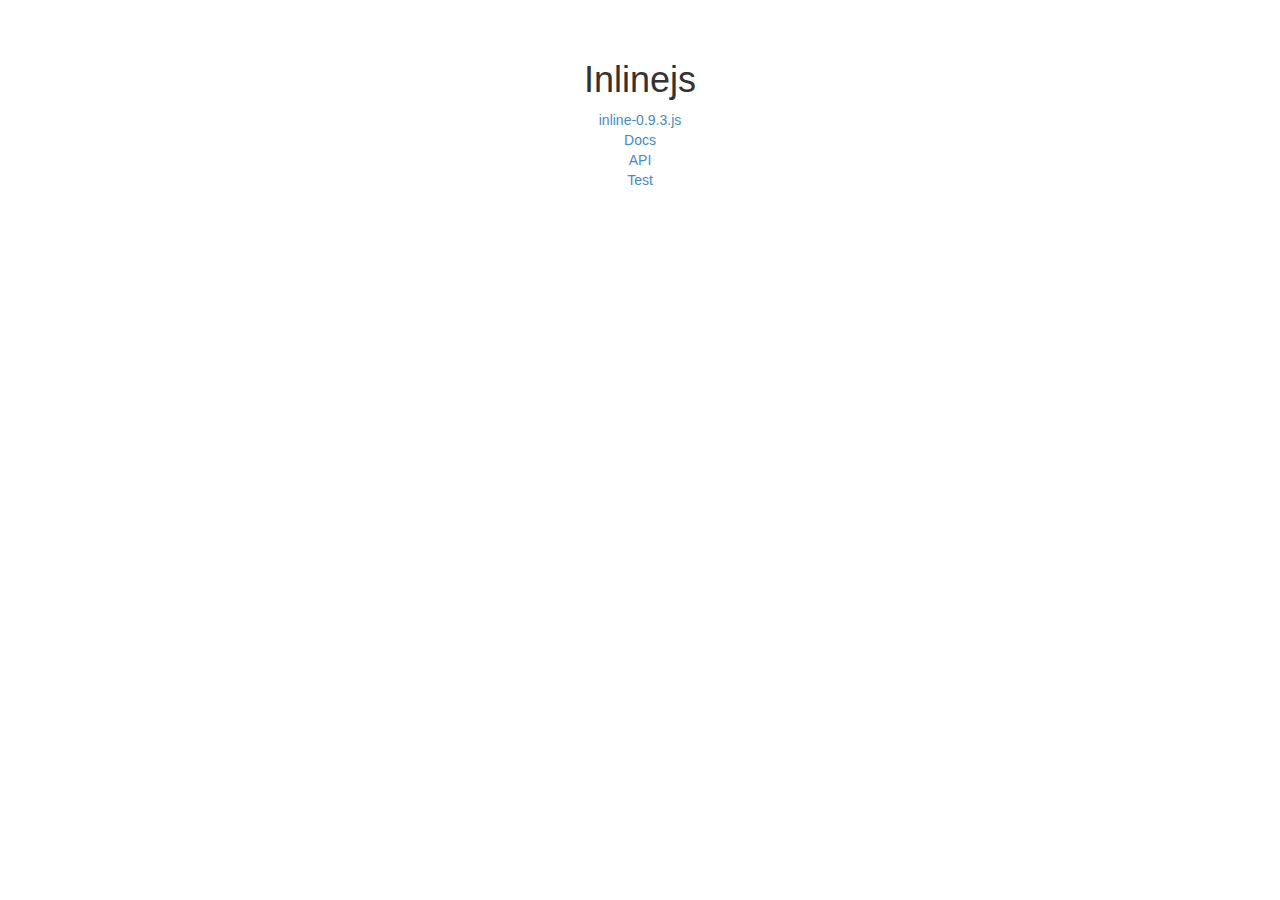
<file: index.html>
<!DOCTYPE html>
<html>
<head>
    <meta http-equiv="content-type" content="text/html; charset=utf-8" />
    <title>Inlinjs</title>
    <link rel="stylesheet" type="text/css" href="css/bootstrap.css"/>
</head>
<body>

<style>
    ul { list-style: none; padding: 0; margin: 0; }
</style>

    <br>
    <br>
    <center>
        <h1>Inlinejs</h1>
        <ul>
            <li>
                <a href="js/inline-0.9.3.js">inline-0.9.3.js</a>
            </li>
            <li>
                <a href="docs.html">Docs</a>
            </li>
            <li>
                <a href="api.html">API</a>
            </li>
            <li>
                <a href="test.html">Test</a>
            </li>
        </ul>
    </center>
</body>
</html>
</file>
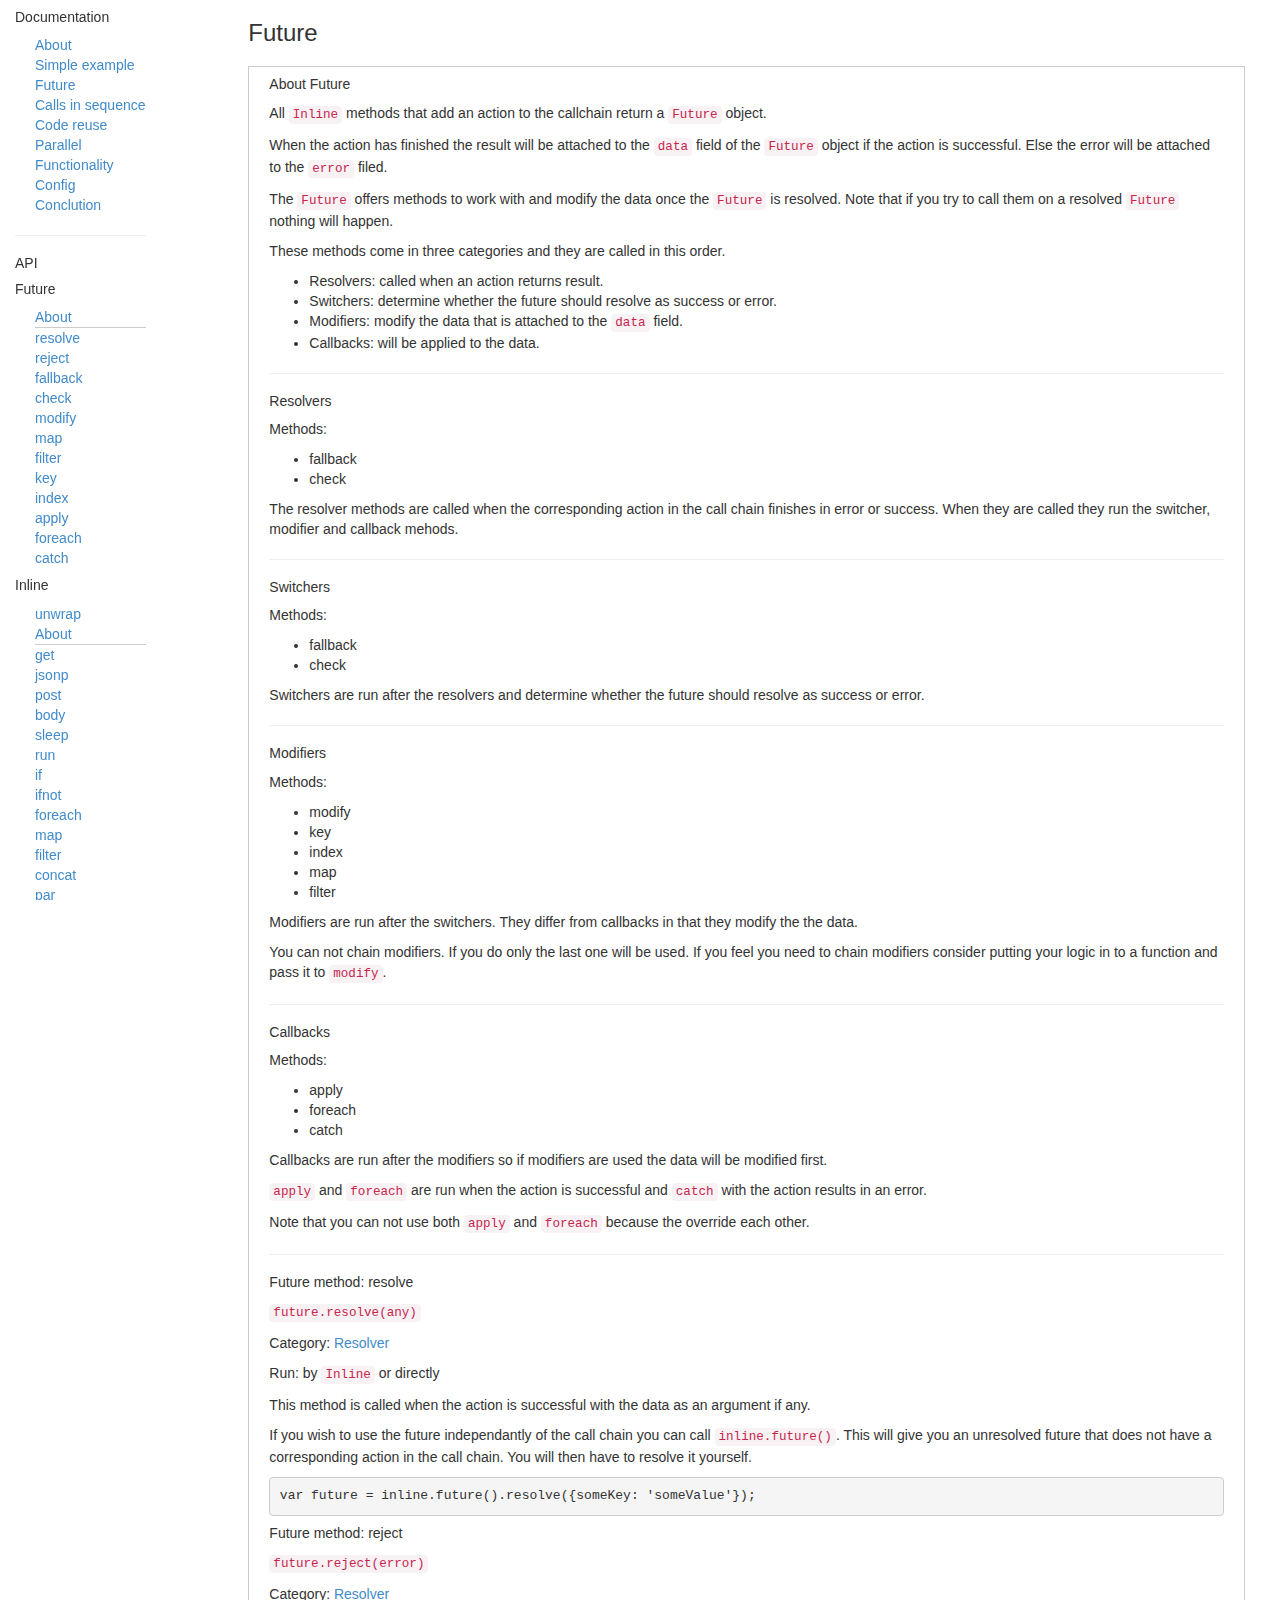
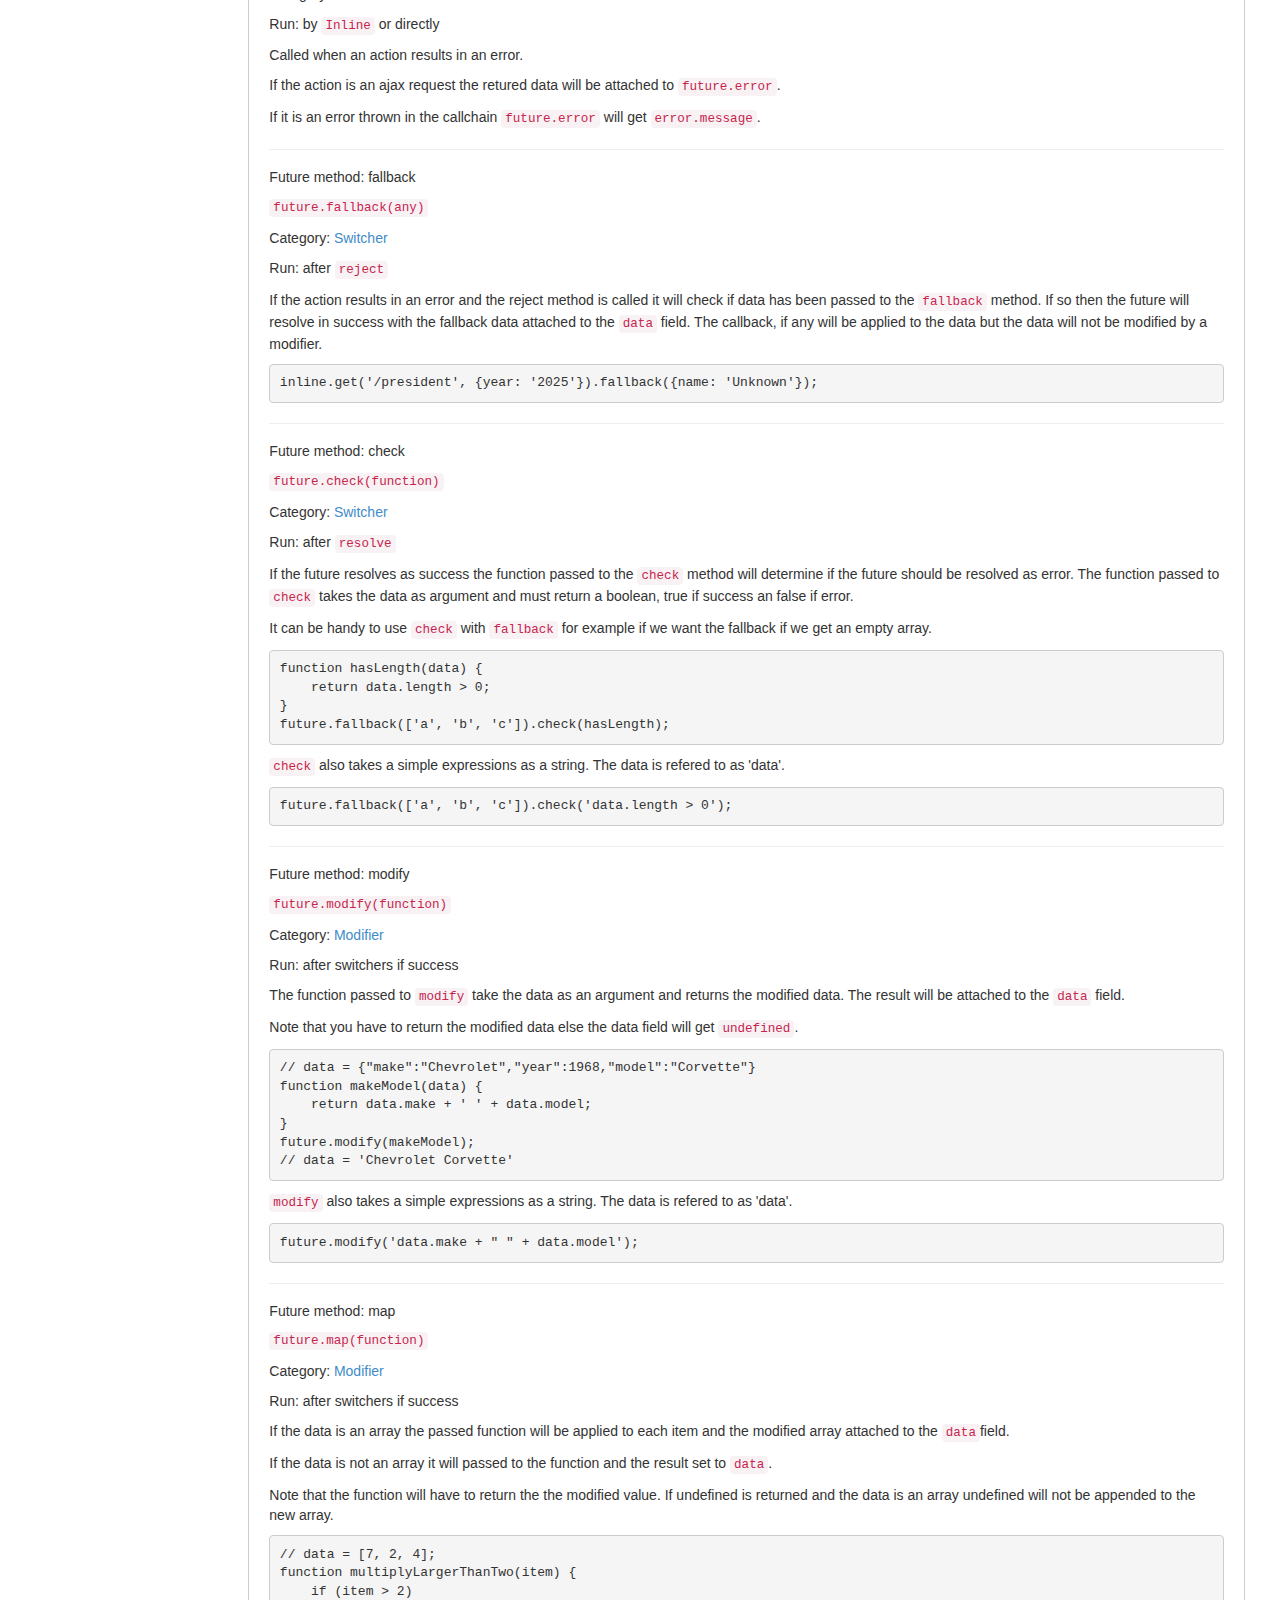
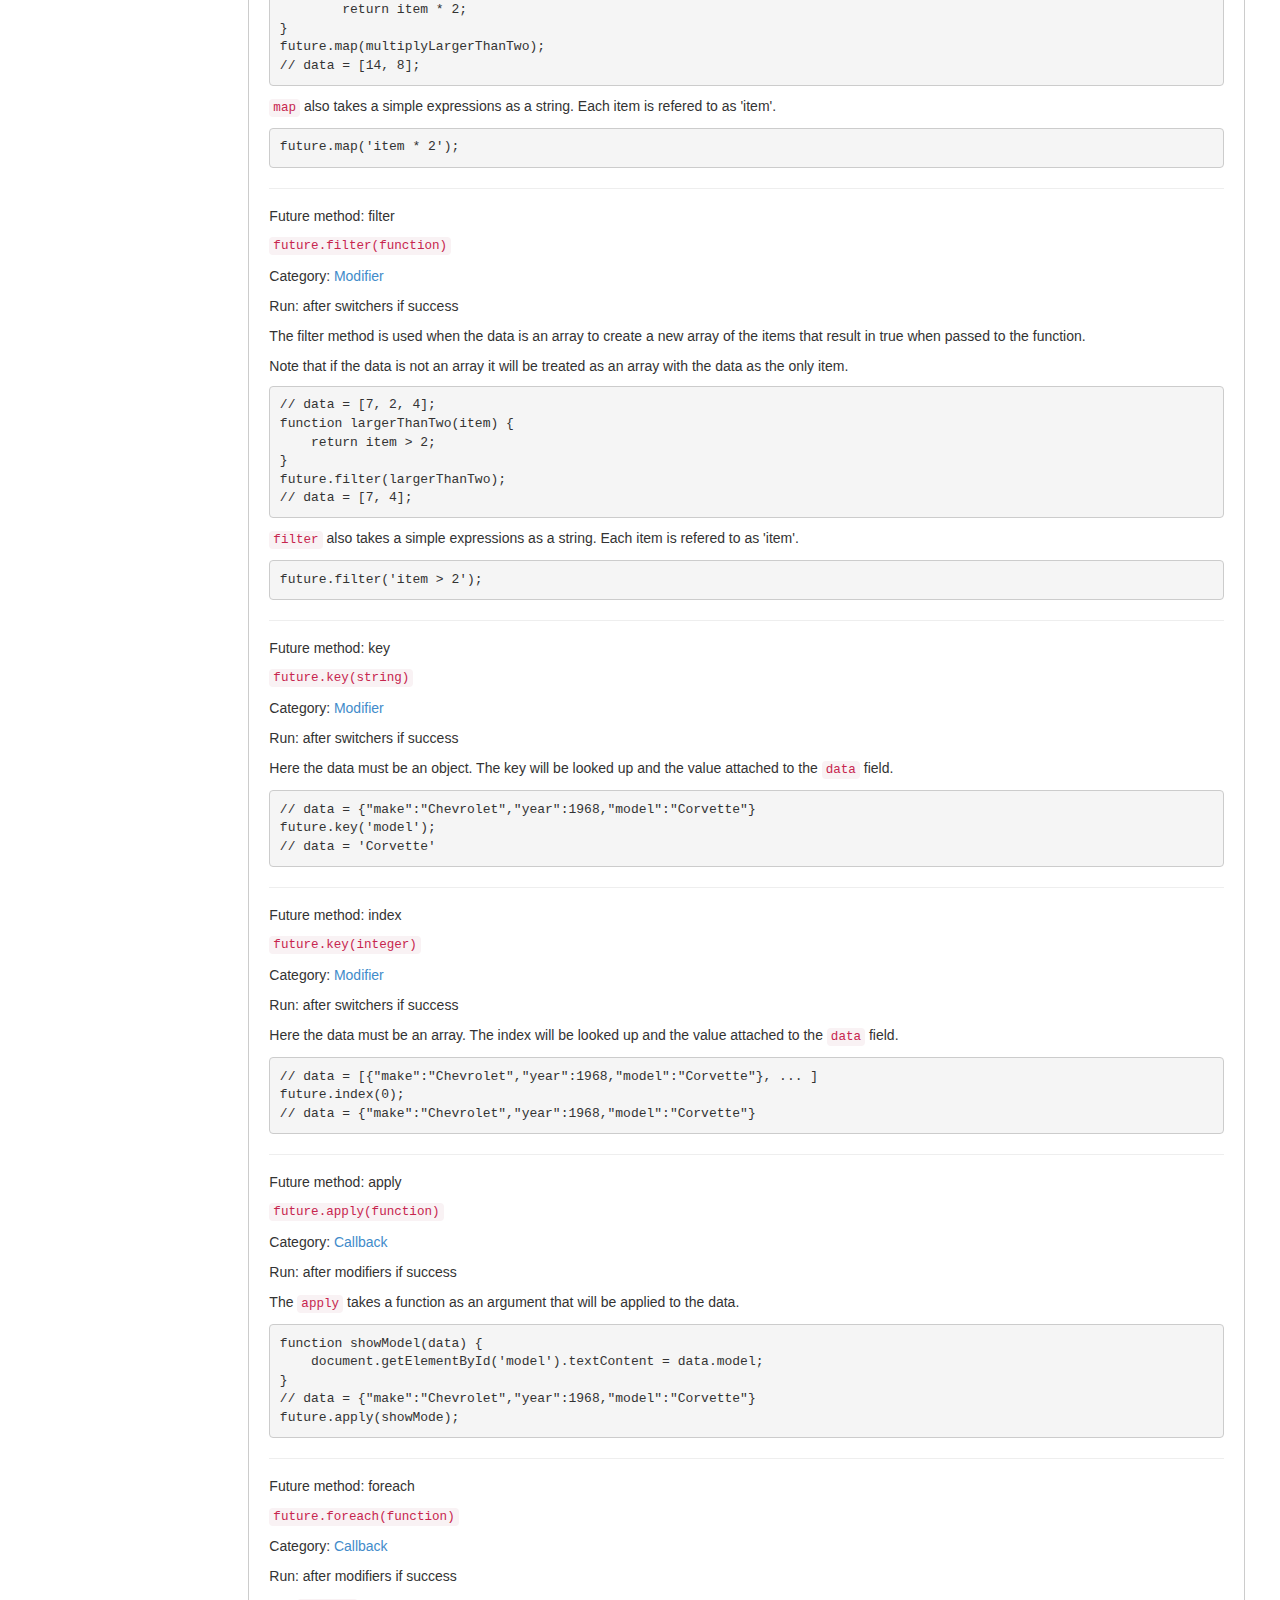
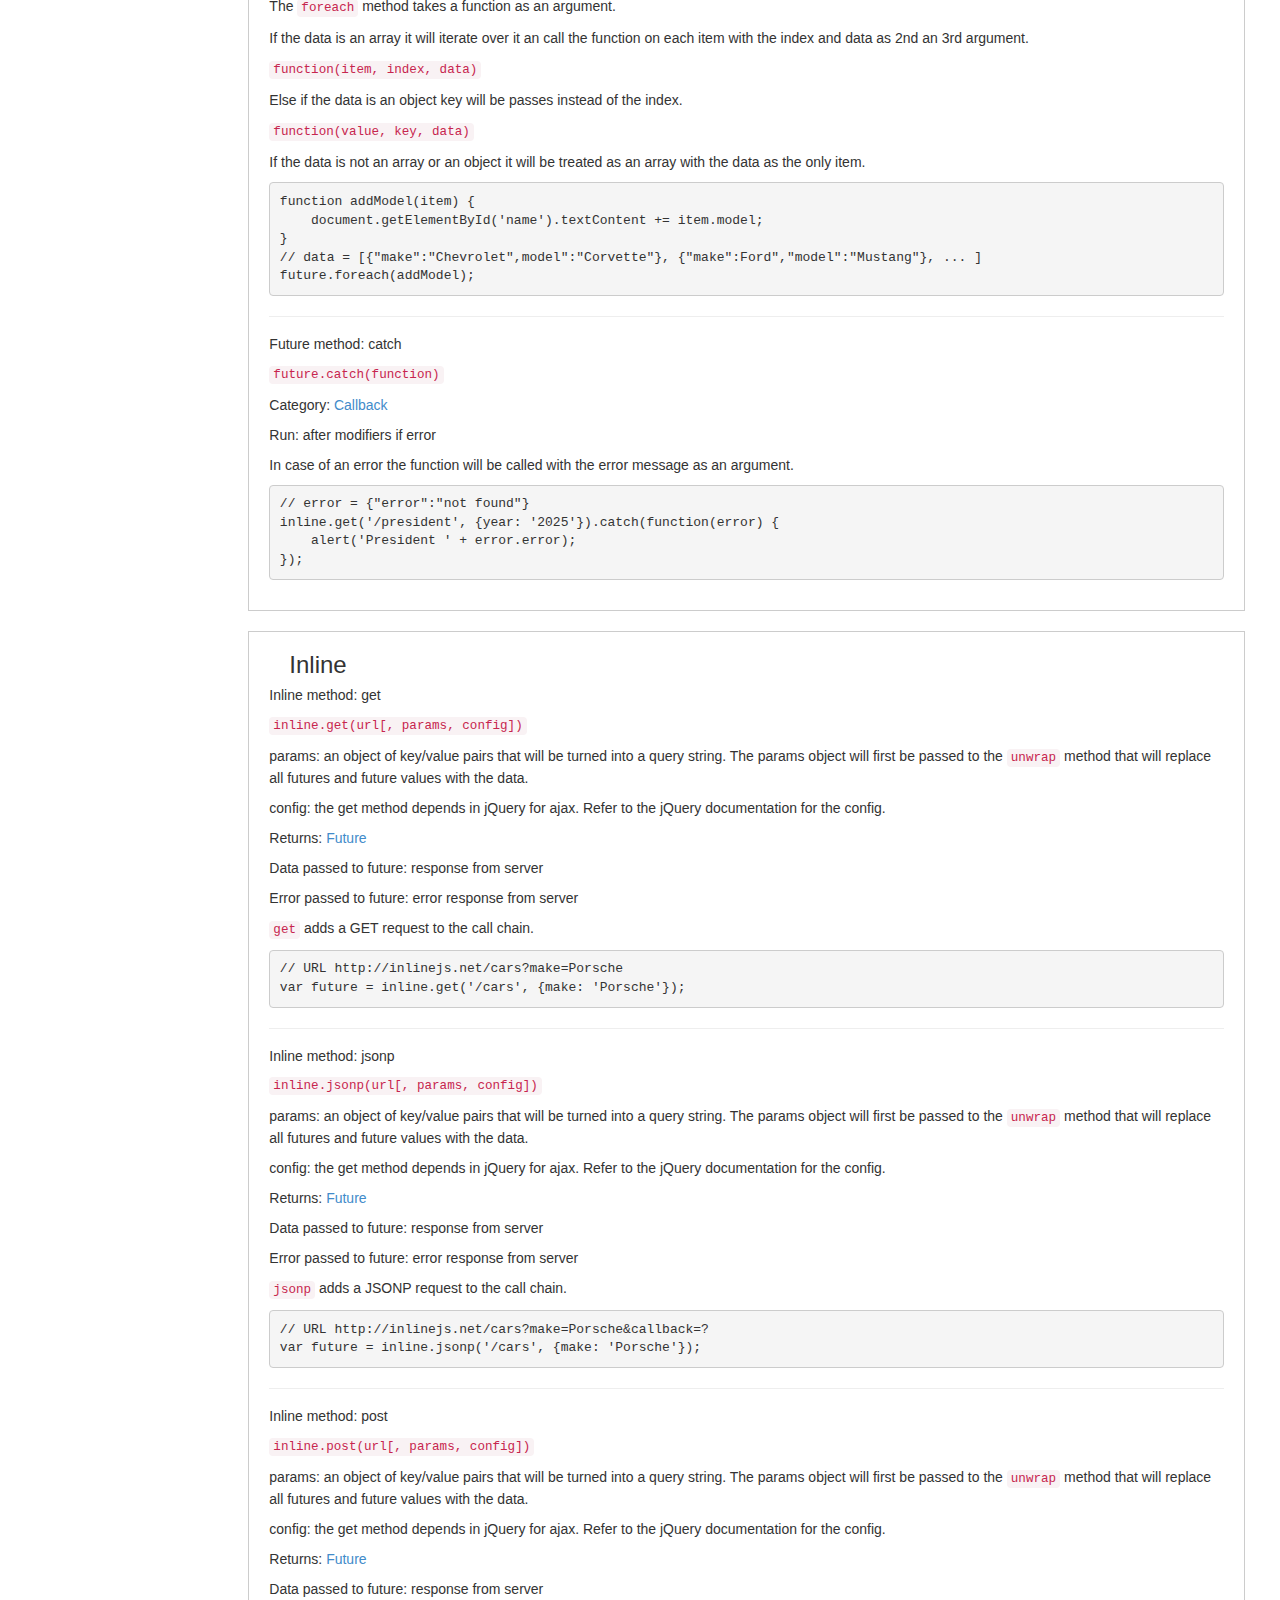
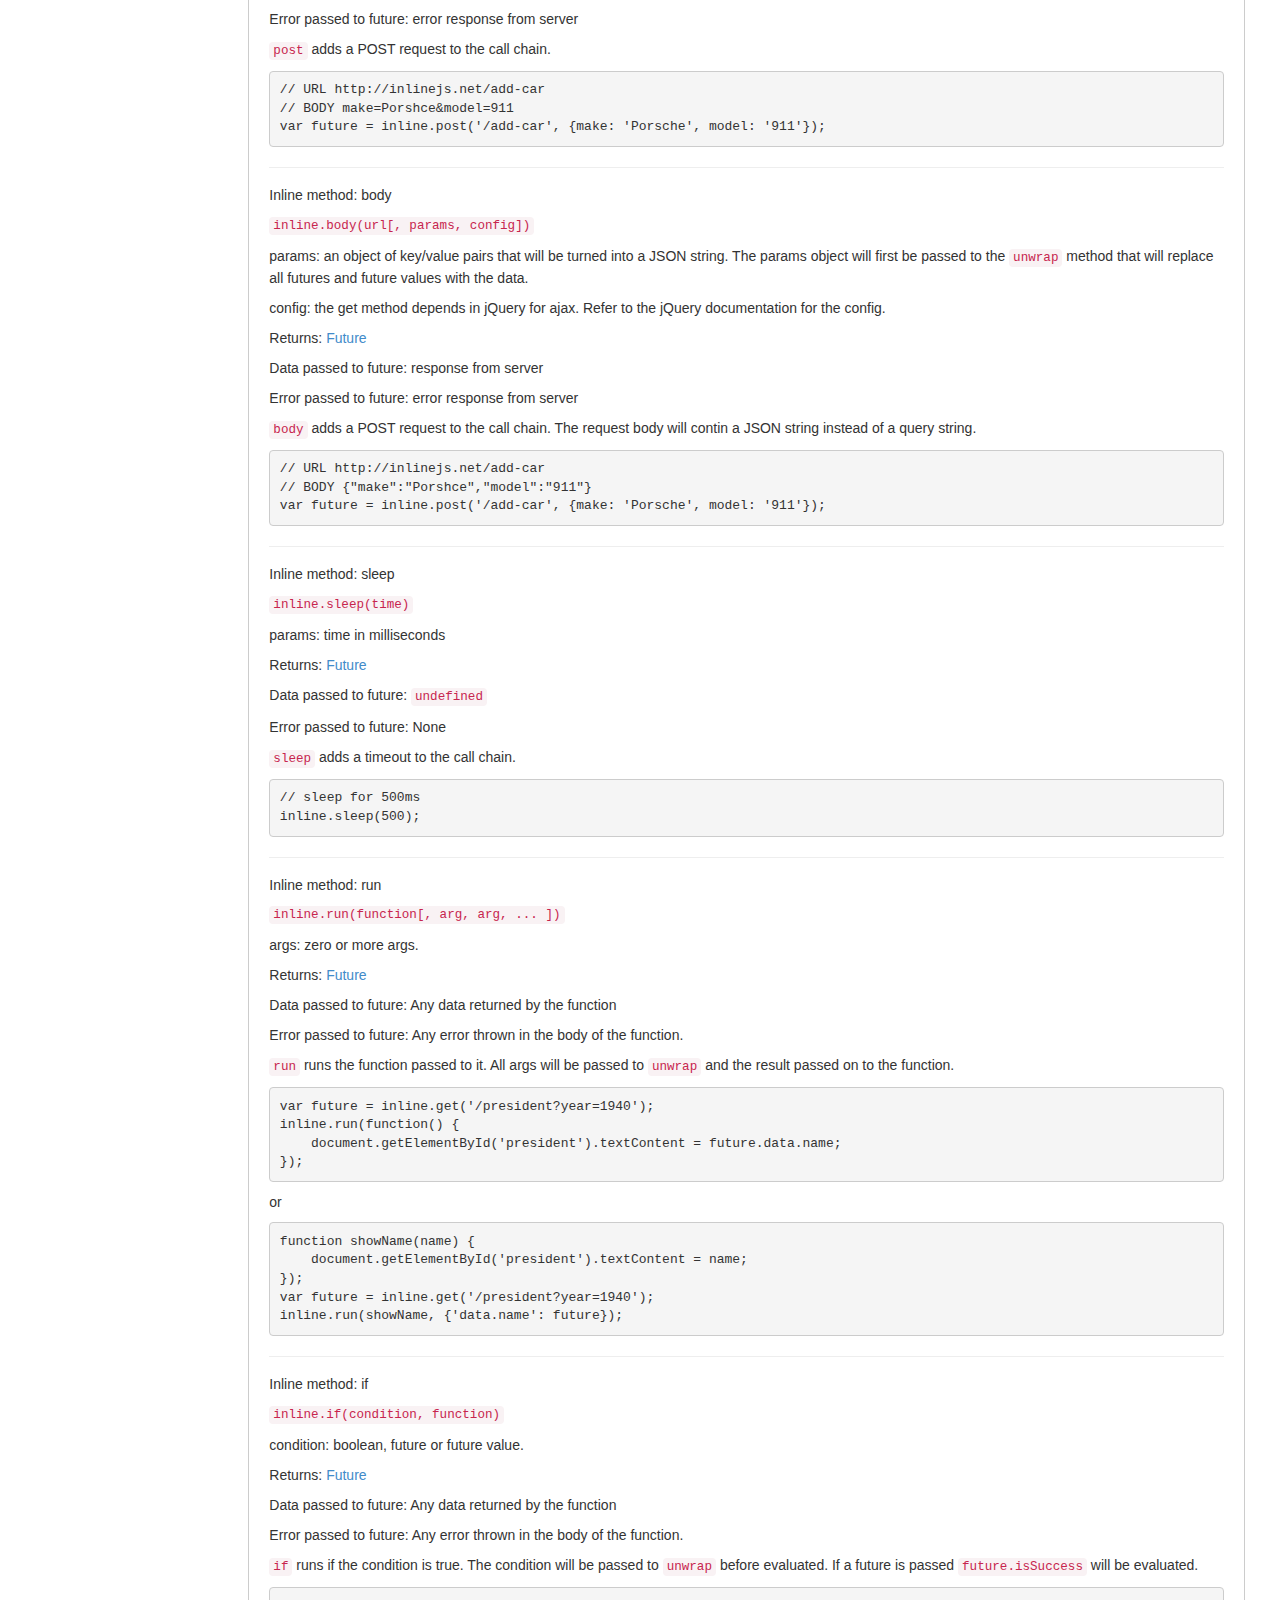
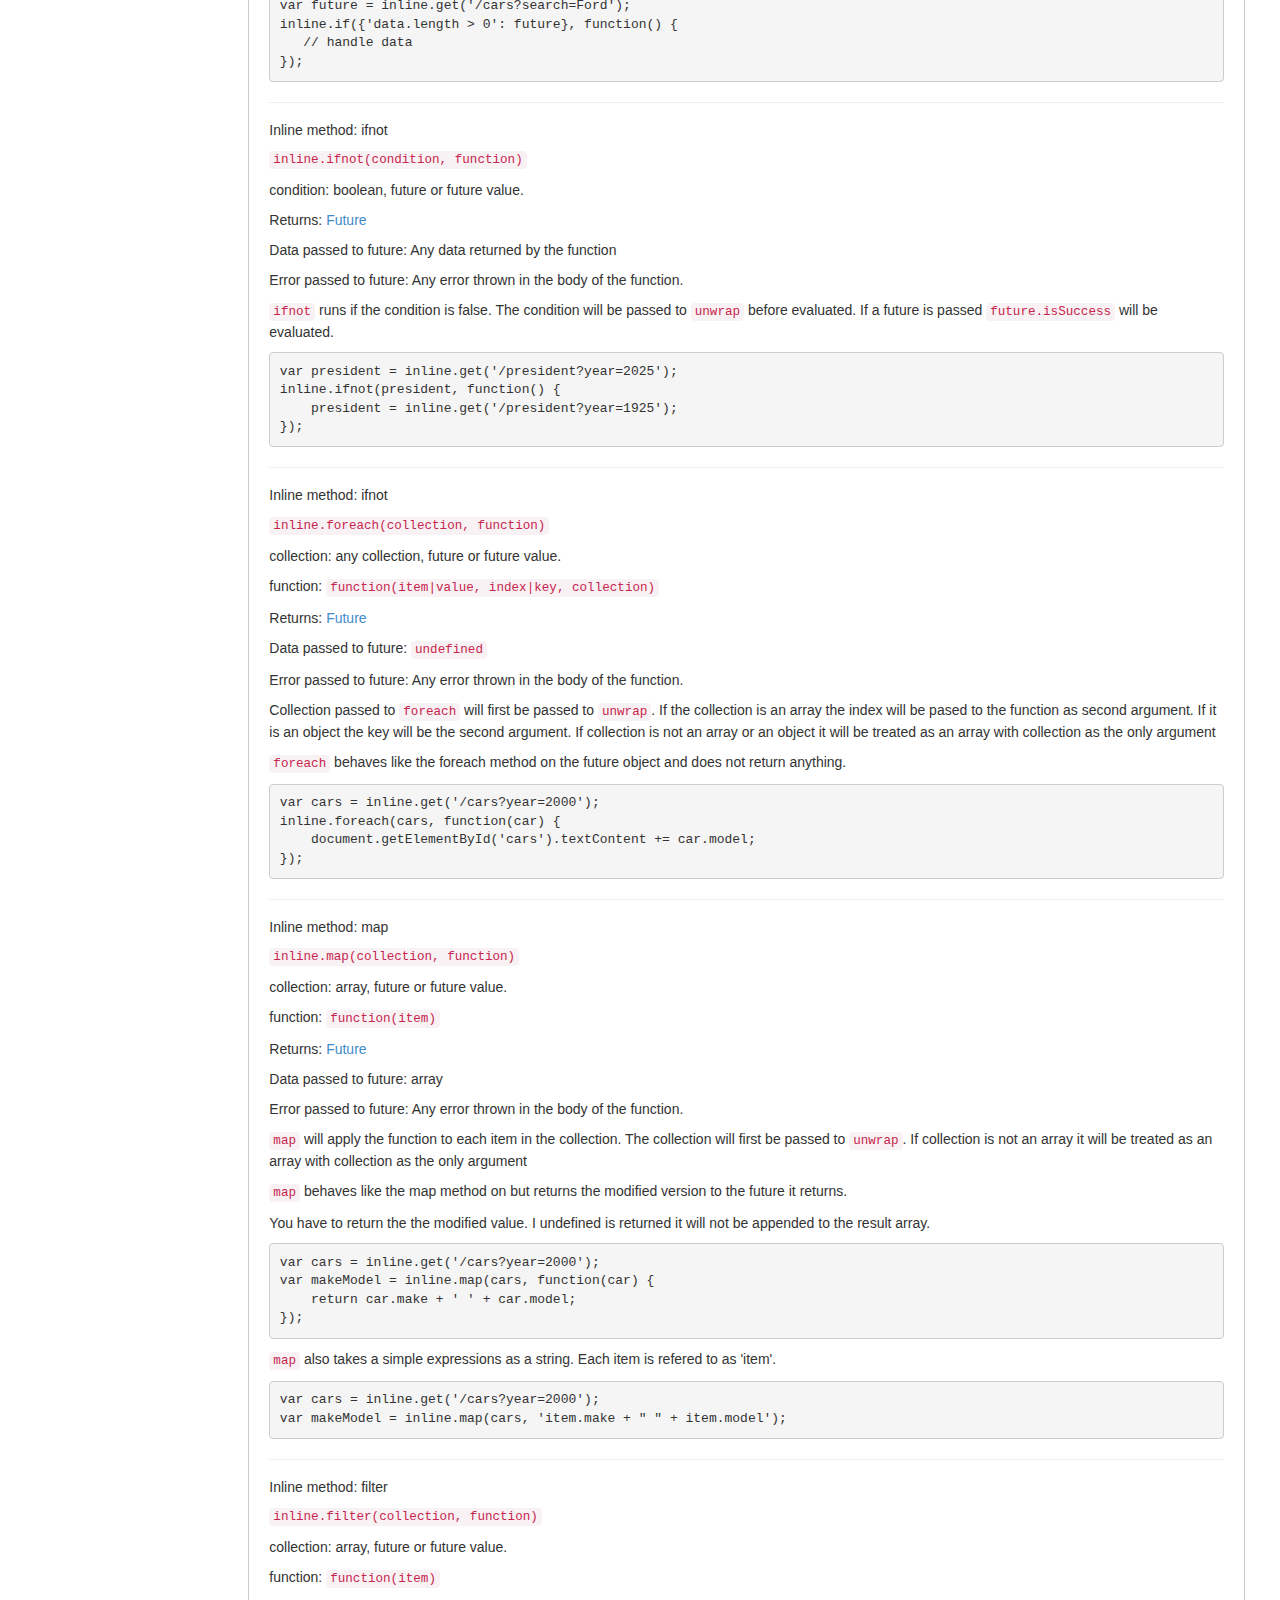
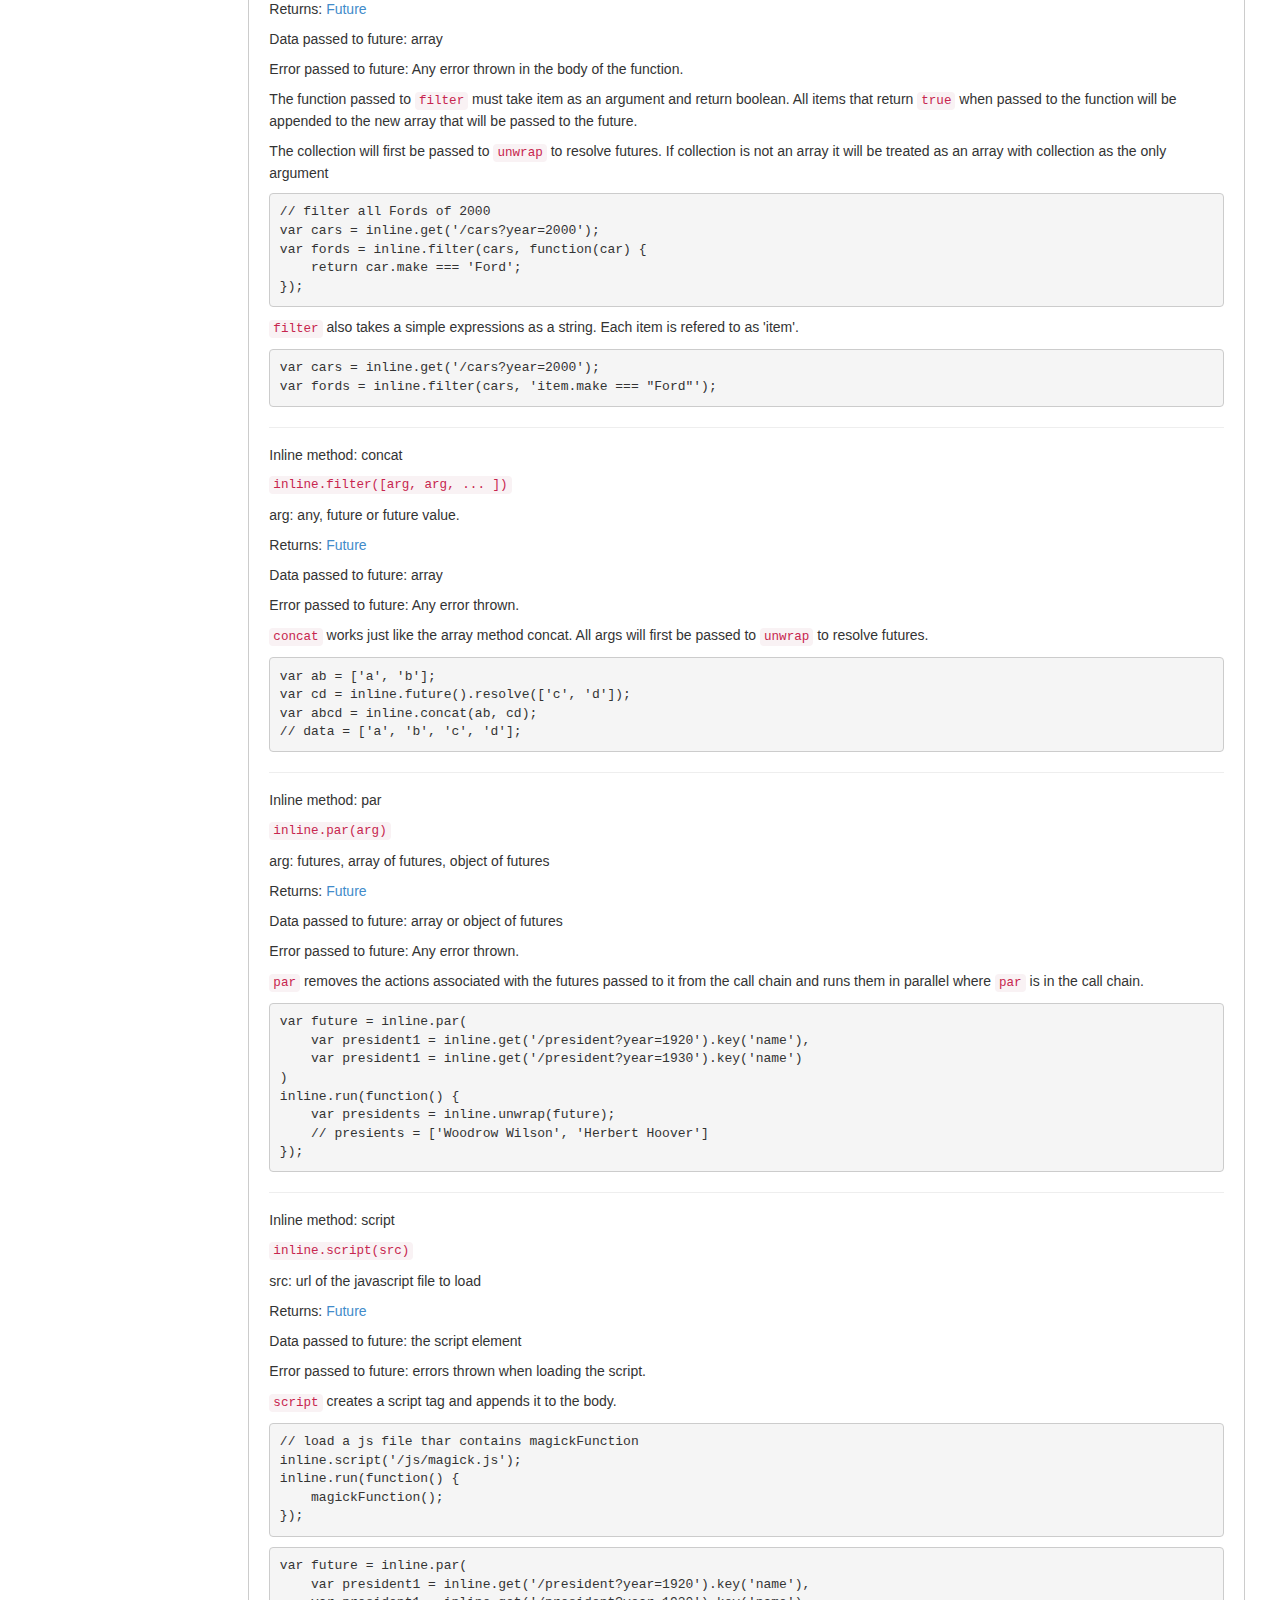
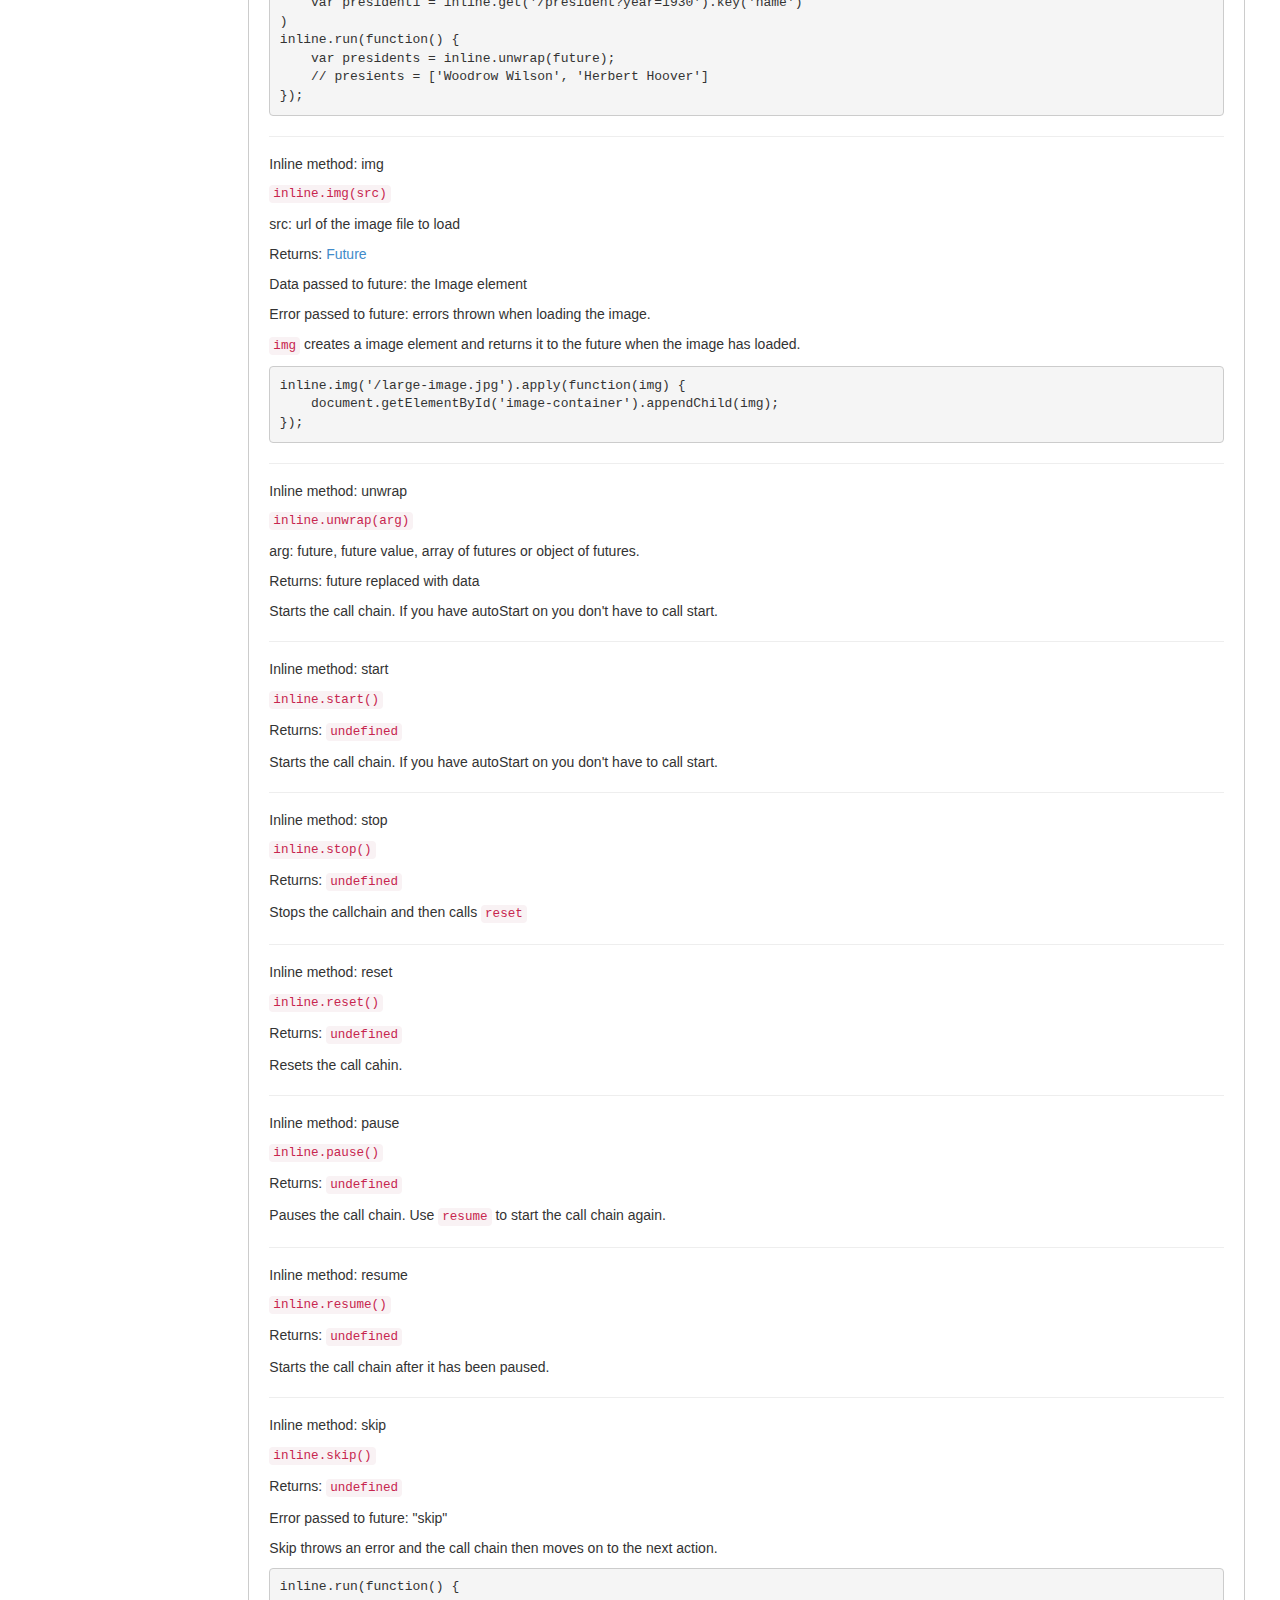
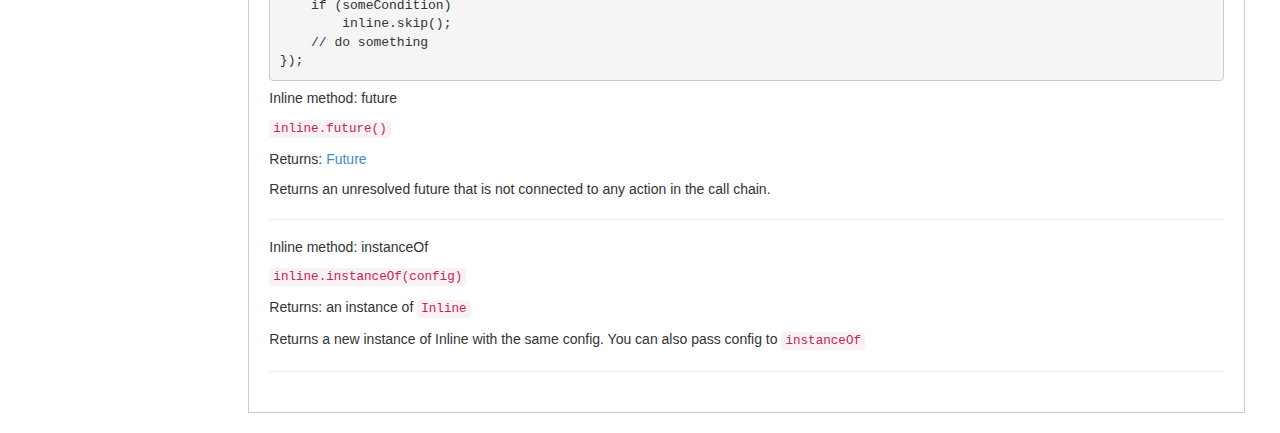
<file: api.html>
<!DOCTYPE html>
<html>
<head>
    <meta http-equiv="content-type" content="text/html; charset=utf-8" />
    <title>API</title>
    
    <script src="js/jquery-2.1.3.min.js"></script>
    <script src="js/inline-0.9.3.js"></script>
    
    <link rel="stylesheet" type="text/css" href="css/bootstrap.css"/>

</head>

<body ng-app="app">

<style>
.box {
    border: 1px solid #ccc;
    padding: 20px;
    padding-top: 0px;
    margin: 20px;
}
h3 { margin-left: 20px; }
.headline {
    margin-left: 20px;
}
.menu { position: fixed; top: 15; left: 15; height: 100%; overflow-y: scroll; }
.menu ul { list-style-type: none; padding-left: 20px; }
.menu li.splitter { border-bottom: 1px solid #ccc; }
</style>

<div class="col-sm-2">
    <div class="menu">
        <h5>Documentation</h5>
        <ul>
            <li>
                <a href="docs.html#docs-about">About</a>
            </li>
            <li>
                <a href="docs.html#docs-simple">Simple example</a>
            </li>
            <li>
                <a href="docs.html#docs-future">Future</a>
            </li>
            <li>
                <a href="docs.html#docs-seq">Calls in sequence</a>
            </li>
            <li>
                <a href="docs.html#docs-reuse">Code reuse</a>
            </li>
            <li>
                <a href="docs.html#docs-par">Parallel</a>
            </li>
            <li>
                <a href="docs.html#docs-func">Functionality</a>
            </li>
            <li>
                <a href="docs.html#docs-config">Config</a>
            </li>
            <li>
                <a href="docs.html#docs-concl">Conclution</a>
            </li>
        </ul>

        <hr/>

        <h5>API</h5>
        <h5>Future</h5>
        <ul>
            <li>
                <a href="api.html#future-about">About</a>
            </li>
            <li class="splitter">
            </li>
            <li>
                <a href="api.html#future-resolve">resolve</a>
            </li>
            <li>
                <a href="api.html#future-reject">reject</a>
            </li>
            <li>
                <a href="api.html#future-fallback">fallback</a>
            </li>
            <li>
                <a href="api.html#future-check">check</a>
            </li>
            <li>
                <a href="api.html#future-modify">modify</a>
            </li>
            <li>
                <a href="api.html#future-map">map</a>
            </li>
            <li>
                <a href="api.html#future-filter">filter</a>
            </li>
            <li>
                <a href="api.html#future-key">key</a>
            </li>
            <li>
                <a href="api.html#future-index">index</a>
            </li>
            <li>
                <a href="api.html#future-apply">apply</a>
            </li>
            <li>
                <a href="api.html#future-foreach">foreach</a>
            </li>
            <li>
                <a href="api.html#future-catch">catch</a>
            </li>
        </ul>

        <h5>Inline</h5>
        <ul>
            <li>
                <a href="api.html#inline-unwrap">unwrap</a>
            </li>
            <li class="splitter">
                <a href="api.html#inline-about">About</a>
            </li>
            <li>
                <a href="api.html#inline-get">get</a>
            </li>
            <li>
                <a href="api.html#inline-jsonp">jsonp</a>
            </li>
            <li>
                <a href="api.html#inline-post">post</a>
            </li>
            <li>
                <a href="api.html#inline-body">body</a>
            </li>
            <li>
                <a href="api.html#inline-sleep">sleep</a>
            </li>
            <li>
                <a href="api.html#inline-run">run</a>
            </li>
            <li>
                <a href="api.html#inline-if">if</a>
            </li>
            <li>
                <a href="api.html#inline-ifnot">ifnot</a>
            </li>
            <li>
                <a href="api.html#inline-foreach">foreach</a>
            </li>
            <li>
                <a href="api.html#inline-map">map</a>
            </li>
            <li>
                <a href="api.html#inline-filter">filter</a>
            </li>
            <li>
                <a href="api.html#inline-concat">concat</a>
            </li>
            <li>
                <a href="api.html#inline-par">par</a>
            </li>
            <li>
                <a href="api.html#inline-script">script</a>
            </li>
            <li>
                <a href="api.html#inline-img">img</a>
            </li>
            <li class="splitter">
            </li>
            <li>
                <a href="api.html#inline-start">start</a>
            </li>
            <li>
                <a href="api.html#inline-stop">stop</a>
            </li>
            <li>
                <a href="api.html#inline-reset">reset</a>
            </li>
            <li>
                <a href="api.html#inline-pause">pause</a>
            </li>
            <li>
                <a href="api.html#inline-resume">resume</a>
            </li>
            <li>
                <a href="api.html#inline-skip">skip</a>
            </li>
            <li>
                <a href="api.html#inline-future">future</a>
            </li>
            <li>
                <a href="api.html#inline-instanceOf">instanceOf</a>
            </li>
        </ul>
    </div>
</div>



<div class="col-sm-10">

<div>
    <h3>Future</h3>
</div>

<div class="box" id="future-about">
    <h5>About Future</h5>
    
    <p>All <code>Inline</code> methods that add an action to the callchain return a <code>Future</code> object.</p>
    <p>When the action has finished the result will be attached to the <code>data</code> field of the <code>Future</code> object if the action is successful. Else the error will be attached to the <code>error</code> filed.</p>
    <p>The <code>Future</code> offers methods to work with and modify the data once the <code>Future</code> is resolved. Note that if you try to call them on a resolved <code>Future</code> nothing will happen.</p>

    <p>These methods come in three categories and they are called in this order.</p>
    <ul>
        <li>Resolvers: called when an action returns result.
        <li>Switchers: determine whether the future should resolve as success or error.</li>
        <li>Modifiers: modify the data that is attached to the <code>data</code> field.</li>
        <li>Callbacks: will be applied to the data.</li>
    </ul>

    <hr>

    <h5 id="future-about-resolvers">Resolvers</h5>
    <p>Methods:</p>
    <ul>
        <li>fallback</li>
        <li>check</li>
    </ul>
    <p>The resolver methods are called when the corresponding action in the call chain finishes in error or success. When they are called they run the switcher, modifier and callback mehods.</p>

    <hr>

    <h5 id="future-about-switchers">Switchers</h5>
    <p>Methods:</p>
    <ul>
        <li>fallback</li>
        <li>check</li>
    </ul>
    <p>Switchers are run after the resolvers and determine whether the future should resolve as success or error.</p>

    <hr>

    <h5 id="future-about-modifiers">Modifiers</h5>
    <p>Methods:</p>
    <ul>
        <li>modify</li>
        <li>key</li>
        <li>index</li>
        <li>map</li>
        <li>filter</li>
    </ul>

    <p>Modifiers are run after the switchers. They differ from callbacks in that they modify the the data.</p>
    <p>You can not chain modifiers. If you do only the last one will be used. If you feel you need to chain modifiers consider putting your logic in to a function and pass it to <code>modify</code>.</p>

    <hr>

    <h5 id="future-about-callbacks">Callbacks</h5>
    <p>Methods:</p>
    <ul>
        <li>apply</li>
        <li>foreach</li>
        <li>catch</li>
    </ul>
    <p>Callbacks are run after the modifiers so if modifiers are used the data will be modified first.</p>
    <p><code>apply</code> and <code>foreach</code> are run when the action is successful and <code>catch</code> with the action results in an error.</p>
    <p>Note that you can not use both <code>apply</code> and <code>foreach</code> because the override each other.</p>  

    <hr>

    <h5 id="future-resolve">Future method: resolve</h5>
    <p><code>future.resolve(any)</code></p>
    <p>Category: <a href="api.html#future-about-resolvers">Resolver</a></p>
    <p>Run: by <code>Inline</code> or directly</p>

    <p>This method is called when the action is successful with the data as an argument if any.</p>
    <p>If you wish to use the future independantly of the call chain you can call <code>inline.future()</code>. This will give you an unresolved future that does not have a corresponding action in the call chain. You will then have to resolve it yourself.</p>
    <pre>var future = inline.future().resolve({someKey: 'someValue'});</pre>

    <h5 id="future-reject">Future method: reject</h5>
    <p><code>future.reject(error)</code></p>
    <p>Category: <a href="api.html#future-about-resolvers">Resolver</a></p>
    <p>Run: by <code>Inline</code> or directly</p>

    <p>Called when an action results in an error.</p>
    <p>If the action is an ajax request the retured data will be attached to <code>future.error</code>.</p>
    <p>If it is an error thrown in the callchain <code>future.error</code> will get <code>error.message</code>.</p> 

    <hr>

    <h5 id="future-fallback">Future method: fallback</h5>
    <p><code>future.fallback(any)</code></p>
    <p>Category: <a href="api.html#future-about-switchers">Switcher</a></p>
    <p>Run: after <code>reject</code></p>

    <p>If the action results in an error and the reject method is called it will check if data has been passed to the <code>fallback</code> method. If so then the future will resolve in success with the fallback data attached to the <code>data</code> field. The callback, if any will be applied to the data but the data will not be modified by a modifier.</p>
    <pre>inline.get('/president', {year: '2025'}).fallback({name: 'Unknown'});</pre>

    <hr>

    <h5 id="future-check">Future method: check</h5>
    <p><code>future.check(function)</code></p>
    <p>Category: <a href="api.html#future-about-switchers">Switcher</a></p>
    <p>Run: after <code>resolve</code></p>

    <p>If the future resolves as success the function passed to the <code>check</code> method will determine if the future should be resolved as error. The function passed to <code>check</code> takes the data as argument and must return a boolean, true if success an false if error.</p>
    <p>It can be handy to use <code>check</code> with <code>fallback</code> for example if we want the fallback if we get an empty array.</p>
<pre>
function hasLength(data) {
    return data.length > 0;
}
future.fallback(['a', 'b', 'c']).check(hasLength);
</pre>

    <p><code>check</code> also takes a simple expressions as a string. The data is refered to as 'data'.</p>
<pre>future.fallback(['a', 'b', 'c']).check('data.length > 0');</pre>
    
    <hr>

    <h5 id="future-modify">Future method: modify</h5>
    <p><code>future.modify(function)</code></p>
    <p>Category: <a href="api.html#future-about-modifiers">Modifier</a></p>
    <p>Run: after switchers if success</p>

    <p>The function passed to <code>modify</code> take the data as an argument and returns the modified data. The result will be attached to the <code>data</code> field.</p>
    <p>Note that you have to return the modified data else the data field will get <code>undefined</code>.</p>

<pre>
// data = {"make":"Chevrolet","year":1968,"model":"Corvette"}
function makeModel(data) {
    return data.make + ' ' + data.model;
}
future.modify(makeModel);
// data = 'Chevrolet Corvette'
</pre>
    
    <p><code>modify</code> also takes a simple expressions as a string. The data is refered to as 'data'.</p></p>

<pre>future.modify('data.make + " " + data.model');</pre>

    <hr>

    <h5 id="future-map">Future method: map</h5>
    <p><code>future.map(function)</code></p>
    <p>Category: <a href="api.html#future-about-modifiers">Modifier</a></p>
    <p>Run: after switchers if success</p>

    <p>If the data is an array the passed function will be applied to each item and the modified array attached to the <code>data</code>field.</p>
    <p>If the data is not an array it will passed to the function and the result set to <code>data</code>.</p>
    <p>Note that the function will have to return the the modified value. If undefined is returned and the data is an array undefined will not be appended to the new array.</p>

<pre>
// data = [7, 2, 4];
function multiplyLargerThanTwo(item) {
    if (item > 2)
        return item * 2;
}
future.map(multiplyLargerThanTwo);
// data = [14, 8];
</pre>

    <p><code>map</code> also takes a simple expressions as a string. Each item is refered to as 'item'.</p>

<pre>future.map('item * 2');</pre>

    <hr>

    <h5 id="future-filter">Future method: filter</h5>
    <p><code>future.filter(function)</code></p>
    <p>Category: <a href="api.html#future-about-modifiers">Modifier</a></p>
    <p>Run: after switchers if success</p>

    <p>The filter method is used when the data is an array to create a new array of the items that result in true when passed to the function.</p>
    <p>Note that if the data is not an array it will be treated as an array with the data as the only item.</p>

<pre>
// data = [7, 2, 4];
function largerThanTwo(item) {
    return item > 2;
}
future.filter(largerThanTwo);
// data = [7, 4];
</pre>

    <p><code>filter</code> also takes a simple expressions as a string. Each item is refered to as 'item'.</p>

<pre>future.filter('item > 2');</pre>

    <hr>

    <h5 id="future-key">Future method: key</h5>
    <p><code>future.key(string)</code></p>
    <p>Category: <a href="api.html#future-about-modifiers">Modifier</a></p>
    <p>Run: after switchers if success</p>

    <p>Here the data must be an object. The key will be looked up and the value attached to the <code>data</code> field.</p>

<pre>
// data = {"make":"Chevrolet","year":1968,"model":"Corvette"}
future.key('model');
// data = 'Corvette'
</pre>

    <hr>

    <h5 id="future-index">Future method: index</h5>
    <p><code>future.key(integer)</code></p>
    <p>Category: <a href="api.html#future-about-modifiers">Modifier</a></p>
    <p>Run: after switchers if success</p>

    <p>Here the data must be an array. The index will be looked up and the value attached to the <code>data</code> field.</p>

<pre>
// data = [{"make":"Chevrolet","year":1968,"model":"Corvette"}, ... ]
future.index(0);
// data = {"make":"Chevrolet","year":1968,"model":"Corvette"}
</pre>

    <hr>

    <h5 id="future-about-apply">Future method: apply</h5>
    <p><code>future.apply(function)</code></p>
    <p>Category: <a href="api.html#future-about-callbacks">Callback</a></p>
    <p>Run: after modifiers if success</p>

    <p>The <code>apply</code> takes a function as an argument that will be applied to the data.</p>
<pre>
function showModel(data) {
    document.getElementById('model').textContent = data.model;
}
// data = {"make":"Chevrolet","year":1968,"model":"Corvette"}
future.apply(showMode);
</pre>

    <hr>

    <h5 id="future-about-foreach">Future method: foreach</h5>
    <p><code>future.foreach(function)</code></p>
    <p>Category: <a href="api.html#future-about-callbacks">Callback</a></p>
    <p>Run: after modifiers if success</p>

    <p>The <code>foreach</code> method takes a function as an argument.</p>

    <p>If the data is an array it will iterate over it an call the function on each item with the index and data as 2nd an 3rd argument.</p>
    <p><code>function(item, index, data)</code></p>
    <p>Else if the data is an object key will be passes instead of the index.</p>
    <p><code>function(value, key, data)</code></p>
    <p>If the data is not an array or an object it will be treated as an array with the data as the only item.</p>
<pre>
function addModel(item) {
    document.getElementById('name').textContent += item.model;
}
// data = [{"make":"Chevrolet",model":"Corvette"}, {"make":Ford","model":"Mustang"}, ... ]
future.foreach(addModel);
</pre>

    <hr>

    <h5 id="future-about-catch">Future method: catch</h5>
    <p><code>future.catch(function)</code></p>
    <p>Category: <a href="api.html#future-about-callbacks">Callback</a></p>
    <p>Run: after modifiers if error</p>
    
    <p>In case of an error the function will be called with the error message as an argument.</p>

<pre>
// error = {"error":"not found"}
inline.get('/president', {year: '2025'}).catch(function(error) {
    alert('President ' + error.error);
});
</pre>
</div>


<div class="box">
    <h3>Inline</h3>

    <h5 id="inline-get">Inline method: get</h5>
    <p><code>inline.get(url[, params, config])</code></p>
    <p>params: an object of key/value pairs that will be turned into a query string. The params object will first be passed to the <code>unwrap</code> method that will replace all futures and future values with the data.</p>
    <p>config: the get method depends in jQuery for ajax. Refer to the jQuery documentation for the config.</p>
    <p>Returns: <a href="api.html#future-about">Future</a></p>
    <p>Data passed to future: response from server</p>
    <p>Error passed to future: error response from server</p>

    <p><code>get</code> adds a GET request to the call chain.</p>

<pre>
// URL http://inlinejs.net/cars?make=Porsche
var future = inline.get('/cars', {make: 'Porsche'});
</pre>

    <hr>

    <h5 id="inline-jsonp">Inline method: jsonp</h5>
    <p><code>inline.jsonp(url[, params, config])</code></p>
    <p>params: an object of key/value pairs that will be turned into a query string. The params object will first be passed to the <code>unwrap</code> method that will replace all futures and future values with the data.</p>
    <p>config: the get method depends in jQuery for ajax. Refer to the jQuery documentation for the config.</p>
    <p>Returns: <a href="api.html#future-about">Future</a></p>
    <p>Data passed to future: response from server</p>
    <p>Error passed to future: error response from server</p>

    <p><code>jsonp</code> adds a JSONP request to the call chain.</p>

<pre>
// URL http://inlinejs.net/cars?make=Porsche&callback=?
var future = inline.jsonp('/cars', {make: 'Porsche'});
</pre>

    <hr>

    <h5 id="inline-post">Inline method: post</h5>
    <p><code>inline.post(url[, params, config])</code></p>
    <p>params: an object of key/value pairs that will be turned into a query string. The params object will first be passed to the <code>unwrap</code> method that will replace all futures and future values with the data.</p>
    <p>config: the get method depends in jQuery for ajax. Refer to the jQuery documentation for the config.</p>
    <p>Returns: <a href="api.html#future-about">Future</a></p>
    <p>Data passed to future: response from server</p>
    <p>Error passed to future: error response from server</p>

    <p><code>post</code> adds a POST request to the call chain.</p>

<pre>
// URL http://inlinejs.net/add-car
// BODY make=Porshce&model=911
var future = inline.post('/add-car', {make: 'Porsche', model: '911'});
</pre>

    <hr>

    <h5 id="inline-body">Inline method: body</h5>
    <p><code>inline.body(url[, params, config])</code></p>
    <p>params: an object of key/value pairs that will be turned into a JSON string. The params object will first be passed to the <code>unwrap</code> method that will replace all futures and future values with the data.</p>
    <p>config: the get method depends in jQuery for ajax. Refer to the jQuery documentation for the config.</p>
    <p>Returns: <a href="api.html#future-about">Future</a></p>
    <p>Data passed to future: response from server</p>
    <p>Error passed to future: error response from server</p>

    <p><code>body</code> adds a POST request to the call chain. The request body will contin a JSON string instead of a query string.</p>

<pre>
// URL http://inlinejs.net/add-car
// BODY {"make":"Porshce","model":"911"}
var future = inline.post('/add-car', {make: 'Porsche', model: '911'});
</pre>

    <hr>

    <h5 id="inline-sleep">Inline method: sleep</h5>
    <p><code>inline.sleep(time)</code></p>
    <p>params: time in milliseconds</p>
    <p>Returns: <a href="api.html#future-about">Future</a></p>
    <p>Data passed to future: <code>undefined</code></p>
    <p>Error passed to future: None</p>

    <p><code>sleep</code> adds a timeout to the call chain.</p>

<pre>
// sleep for 500ms
inline.sleep(500);
</pre>

    <hr>

    <h5 id="inline-run">Inline method: run</h5>
    <p><code>inline.run(function[, arg, arg, ... ])</code></p>
    <p>args: zero or more args.</p>
    <p>Returns: <a href="api.html#future-about">Future</a></p>
    <p>Data passed to future: Any data returned by the function</p>
    <p>Error passed to future: Any error thrown in the body of the function.</p>

    <p><code>run</code> runs the function passed to it. All args will be passed to <code>unwrap</code> and the result passed on to the function.</p>

<pre>
var future = inline.get('/president?year=1940');
inline.run(function() {
    document.getElementById('president').textContent = future.data.name; 
});
</pre>
    
    <p>or</p>

<pre>
function showName(name) {
    document.getElementById('president').textContent = name; 
});
var future = inline.get('/president?year=1940');
inline.run(showName, {'data.name': future});
</pre>

    <hr>

    <h5 id="inline-if">Inline method: if</h5>
    <p><code>inline.if(condition, function)</code></p>
    <p>condition: boolean, future or future value.</p>
    <p>Returns: <a href="api.html#future-about">Future</a></p>
    <p>Data passed to future: Any data returned by the function</p>
    <p>Error passed to future: Any error thrown in the body of the function.</p>

    <p><code>if</code> runs if the condition is true. The condition will be passed to <code>unwrap</code> before evaluated. If a future is passed <code>future.isSuccess</code> will be evaluated.</p>

<pre>
var future = inline.get('/cars?search=Ford');
inline.if({'data.length > 0': future}, function() {
   // handle data 
});
</pre>

    <hr>

    <h5 id="inline-ifnot">Inline method: ifnot</h5>
    <p><code>inline.ifnot(condition, function)</code></p>
    <p>condition: boolean, future or future value.</p>
    <p>Returns: <a href="api.html#future-about">Future</a></p>
    <p>Data passed to future: Any data returned by the function</p>
    <p>Error passed to future: Any error thrown in the body of the function.</p>

    <p><code>ifnot</code> runs if the condition is false. The condition will be passed to <code>unwrap</code> before evaluated. If a future is passed <code>future.isSuccess</code> will be evaluated.</p>

<pre>
var president = inline.get('/president?year=2025');
inline.ifnot(president, function() {
    president = inline.get('/president?year=1925');
});
</pre>

    <hr>

    <h5 id="inline-foreach">Inline method: ifnot</h5>
    <p><code>inline.foreach(collection, function)</code></p>
    <p>collection: any collection, future or future value.</p>
    <p>function: <code>function(item|value, index|key, collection)</code></p>
    <p>Returns: <a href="api.html#future-about">Future</a></p>
    <p>Data passed to future: <code>undefined</code></p>
    <p>Error passed to future: Any error thrown in the body of the function.</p>

    <p>Collection passed to <code>foreach</code> will first be passed to <code>unwrap</code>. If the collection is an array the index will be pased to the function as second argument. If it is an object the key will be the second argument. If collection is not an array or an object it will be treated as an array with collection as the only argument</p>
    <p><code>foreach</code> behaves like the foreach method on the future object and does not return anything.</p>

<pre>
var cars = inline.get('/cars?year=2000');
inline.foreach(cars, function(car) {
    document.getElementById('cars').textContent += car.model; 
});
</pre>

<hr>

    <h5 id="inline-map">Inline method: map</h5>
    <p><code>inline.map(collection, function)</code></p>
    <p>collection: array, future or future value.</p>
    <p>function: <code>function(item)</code></p>
    <p>Returns: <a href="api.html#future-about">Future</a></p>
    <p>Data passed to future: array</p>
    <p>Error passed to future: Any error thrown in the body of the function.</p>

    <p><code>map</code> will apply the function to each item in the collection. The collection will first be passed to <code>unwrap</code>. If collection is not an array it will be treated as an array with collection as the only argument</p>
    <p><code>map</code> behaves like the map method on but returns the modified version to the future it returns.</p>
    <p>You have to return the the modified value. I undefined is returned it will not be appended to the result array.</p>

<pre>
var cars = inline.get('/cars?year=2000');
var makeModel = inline.map(cars, function(car) {
    return car.make + ' ' + car.model;
});
</pre>
    
    <p><code>map</code> also takes a simple expressions as a string. Each item is refered to as 'item'.</p>

<pre>
var cars = inline.get('/cars?year=2000');
var makeModel = inline.map(cars, 'item.make + " " + item.model');
</pre>

<hr>

    <h5 id="inline-filter">Inline method: filter</h5>
    <p><code>inline.filter(collection, function)</code></p>
    <p>collection: array, future or future value.</p>
    <p>function: <code>function(item)</code></p>
    <p>Returns: <a href="api.html#future-about">Future</a></p>
    <p>Data passed to future: array</p>
    <p>Error passed to future: Any error thrown in the body of the function.</p>

    <p>The function passed to <code>filter</code> must take item as an argument and return boolean. All items that return <code>true</code> when passed to the function will be appended to the new array that will be passed to the future.</p>
    <p>The collection will first be passed to <code>unwrap</code> to resolve futures. If collection is not an array it will be treated as an array with collection as the only argument</p>

<pre>
// filter all Fords of 2000
var cars = inline.get('/cars?year=2000');
var fords = inline.filter(cars, function(car) {
    return car.make === 'Ford';
});
</pre>
    
    <p><code>filter</code> also takes a simple expressions as a string. Each item is refered to as 'item'.</p>

<pre>
var cars = inline.get('/cars?year=2000');
var fords = inline.filter(cars, 'item.make === "Ford"');
</pre>

    <hr>

    <h5 id="inline-concat">Inline method: concat</h5>
    <p><code>inline.filter([arg, arg, ... ])</code></p>
    <p>arg: any, future or future value.</p>
    <p>Returns: <a href="api.html#future-about">Future</a></p>
    <p>Data passed to future: array</p>
    <p>Error passed to future: Any error thrown.</p>

    <p><code>concat</code> works just like the array method concat. All args will first be passed to <code>unwrap</code> to resolve futures.</p>

<pre>
var ab = ['a', 'b'];
var cd = inline.future().resolve(['c', 'd']);
var abcd = inline.concat(ab, cd);
// data = ['a', 'b', 'c', 'd'];
</pre>

<hr>

    <h5 id="inline-par">Inline method: par</h5>
    <p><code>inline.par(arg)</code></p>
    <p>arg: futures, array of futures, object of futures</p>
    <p>Returns: <a href="api.html#future-about">Future</a></p>
    <p>Data passed to future: array or object of futures</p>
    <p>Error passed to future: Any error thrown.</p>

    <p><code>par</code> removes the actions associated with the futures passed to it from the call chain and runs them in parallel where <code>par</code> is in the call chain.</p>

<pre>
var future = inline.par(
    var president1 = inline.get('/president?year=1920').key('name'),
    var president1 = inline.get('/president?year=1930').key('name')
)
inline.run(function() {
    var presidents = inline.unwrap(future);
    // presients = ['Woodrow Wilson', 'Herbert Hoover']  
});
</pre>

    <hr>

    <h5 id="inline-script">Inline method: script</h5>
    <p><code>inline.script(src)</code></p>
    <p>src: url of the javascript file to load</p>
    <p>Returns: <a href="api.html#future-about">Future</a></p>
    <p>Data passed to future: the script element</p>
    <p>Error passed to future: errors thrown when loading the script.</p>

    <p><code>script</code> creates a script tag and appends it to the body.</p>

<pre>
// load a js file thar contains magickFunction
inline.script('/js/magick.js');
inline.run(function() {
    magickFunction(); 
});
</pre>

<pre>
var future = inline.par(
    var president1 = inline.get('/president?year=1920').key('name'),
    var president1 = inline.get('/president?year=1930').key('name')
)
inline.run(function() {
    var presidents = inline.unwrap(future);
    // presients = ['Woodrow Wilson', 'Herbert Hoover']  
});
</pre>

    <hr>

    <h5 id="inline-img">Inline method: img</h5>
    <p><code>inline.img(src)</code></p>
    <p>src: url of the image file to load</p>
    <p>Returns: <a href="api.html#future-about">Future</a></p>
    <p>Data passed to future: the Image element</p>
    <p>Error passed to future: errors thrown when loading the image.</p>

    <p><code>img</code> creates a image element and returns it to the future when the image has loaded.</p>

<pre>
inline.img('/large-image.jpg').apply(function(img) {
    document.getElementById('image-container').appendChild(img);
});
</pre>

</pre>

    <hr>

    <h5 id="inline-unwrap">Inline method: unwrap</h5>
    <p><code>inline.unwrap(arg)</code></p>
    <p>arg: future, future value, array of futures or object of futures.</p>
    <p>Returns: future replaced with data</p>

    <p>Starts the call chain. If you have autoStart on you don't have to call start.</p>

    <hr>

    <h5 id="inline-start">Inline method: start</h5>
    <p><code>inline.start()</code></p>
    <p>Returns: <code>undefined</code></p>

    <p>Starts the call chain. If you have autoStart on you don't have to call start.</p>

    <hr>

    <h5 id="inline-stop">Inline method: stop</h5>
    <p><code>inline.stop()</code></p>
    <p>Returns: <code>undefined</code></p>

    <p>Stops the callchain and then calls <code>reset</code></p>

    <hr>

    <h5 id="inline-reset">Inline method: reset</h5>
    <p><code>inline.reset()</code></p>
    <p>Returns: <code>undefined</code></p>

    <p>Resets the call cahin.</p>

    <hr>

    <h5 id="inline-pause">Inline method: pause</h5>
    <p><code>inline.pause()</code></p>
    <p>Returns: <code>undefined</code></p>

    <p>Pauses the call chain. Use <code>resume</code> to start the call chain again.</p>

    <hr>

    <h5 id="inline-resume">Inline method: resume</h5>
    <p><code>inline.resume()</code></p>
    <p>Returns: <code>undefined</code></p>

    <p>Starts the call chain after it has been paused.</p>

    <hr>


    <h5 id="inline-skip">Inline method: skip</h5>
    <p><code>inline.skip()</code></p>
    <p>Returns: <code>undefined</code></p>
    <p>Error passed to future: "skip"</p>

    <p>Skip throws an error and the call chain then moves on to the next action.</p>

<pre>
inline.run(function() {
    if (someCondition)
        inline.skip();
    // do something
});
</pre>

    <h5 id="inline-future">Inline method: future</h5>
    <p><code>inline.future()</code></p>
    <p>Returns: <a href="api.html#future-about">Future</a></p>

    <p>Returns an unresolved future that is not connected to any action in the call chain.</p>

    <hr>

    <h5 id="inline-instanceof">Inline method: instanceOf</h5>
    <p><code>inline.instanceOf(config)</code></p>
    <p>Returns: an instance of <code>Inline</code></p>

    <p>Returns a new instance of Inline with the same config. You can also pass config to <code>instanceOf</code></p>

    <hr>

</div>

</div>

</body>
</html>
</file>
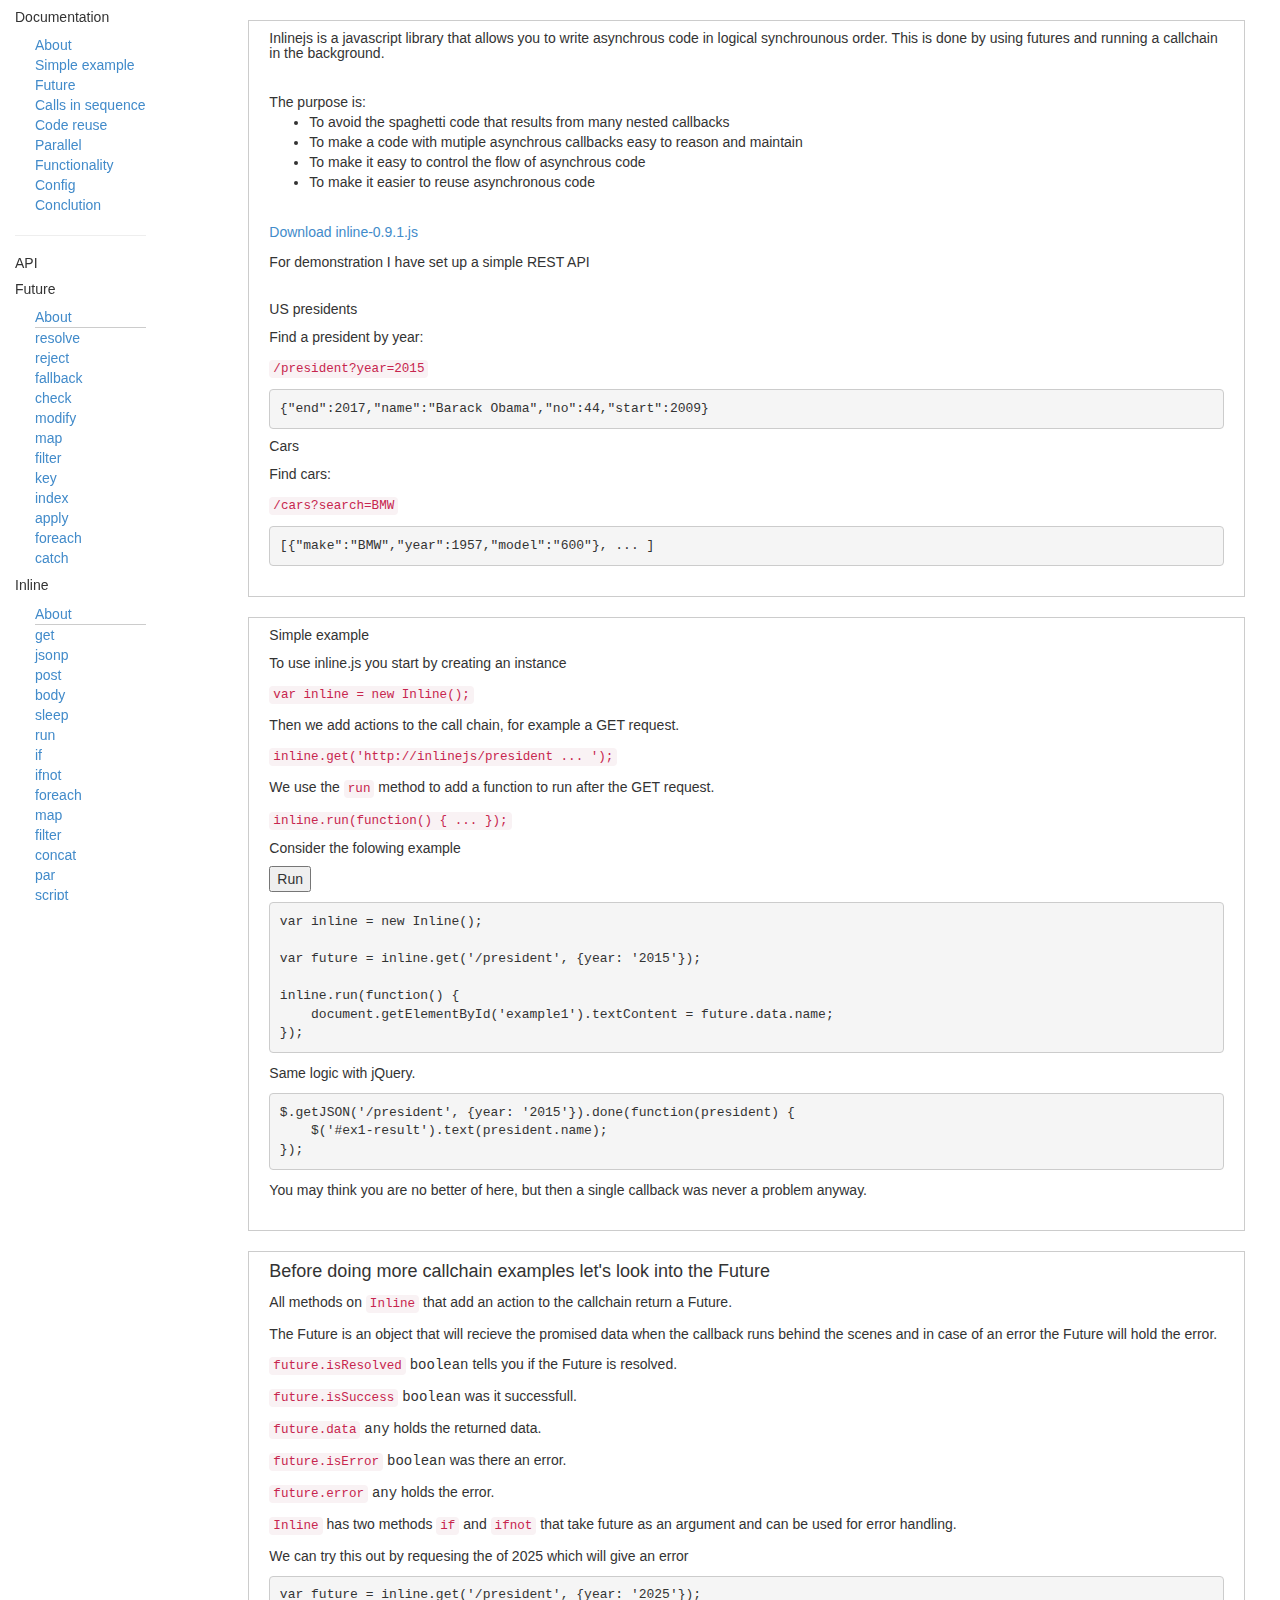
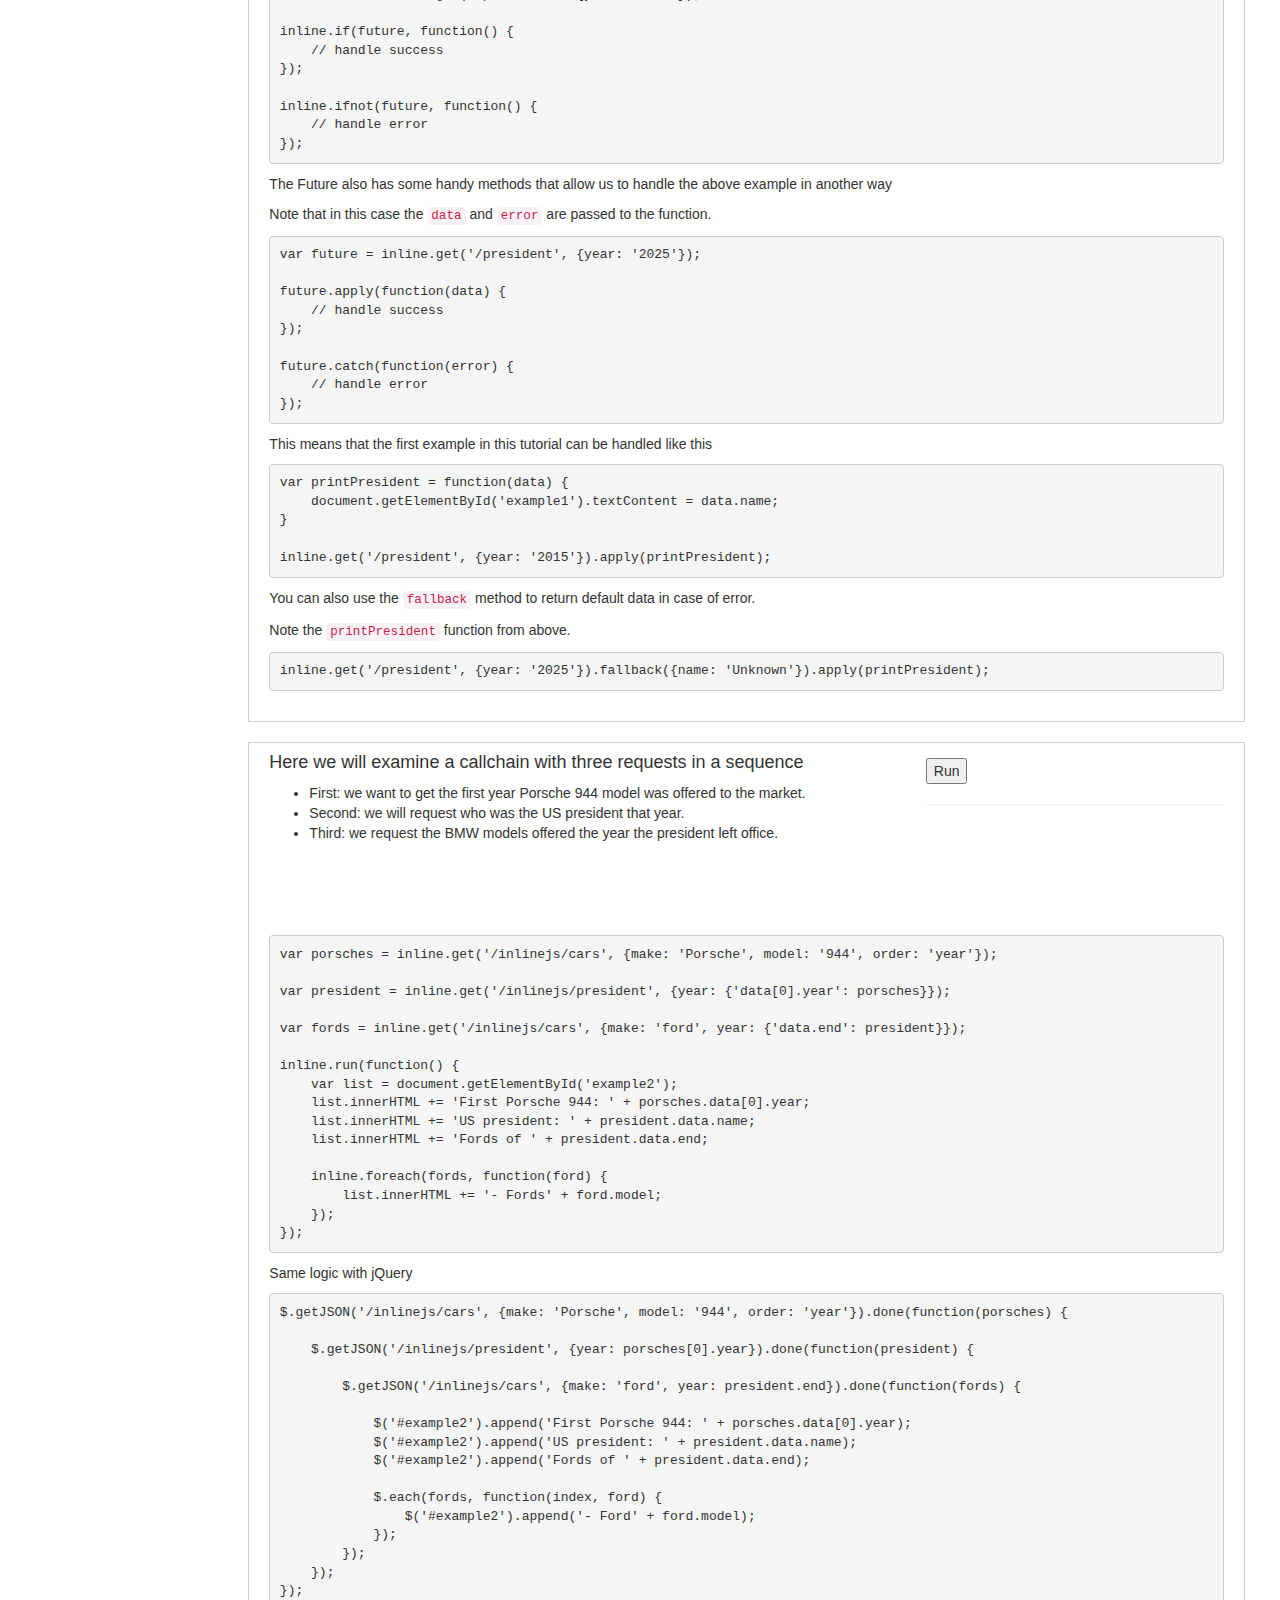
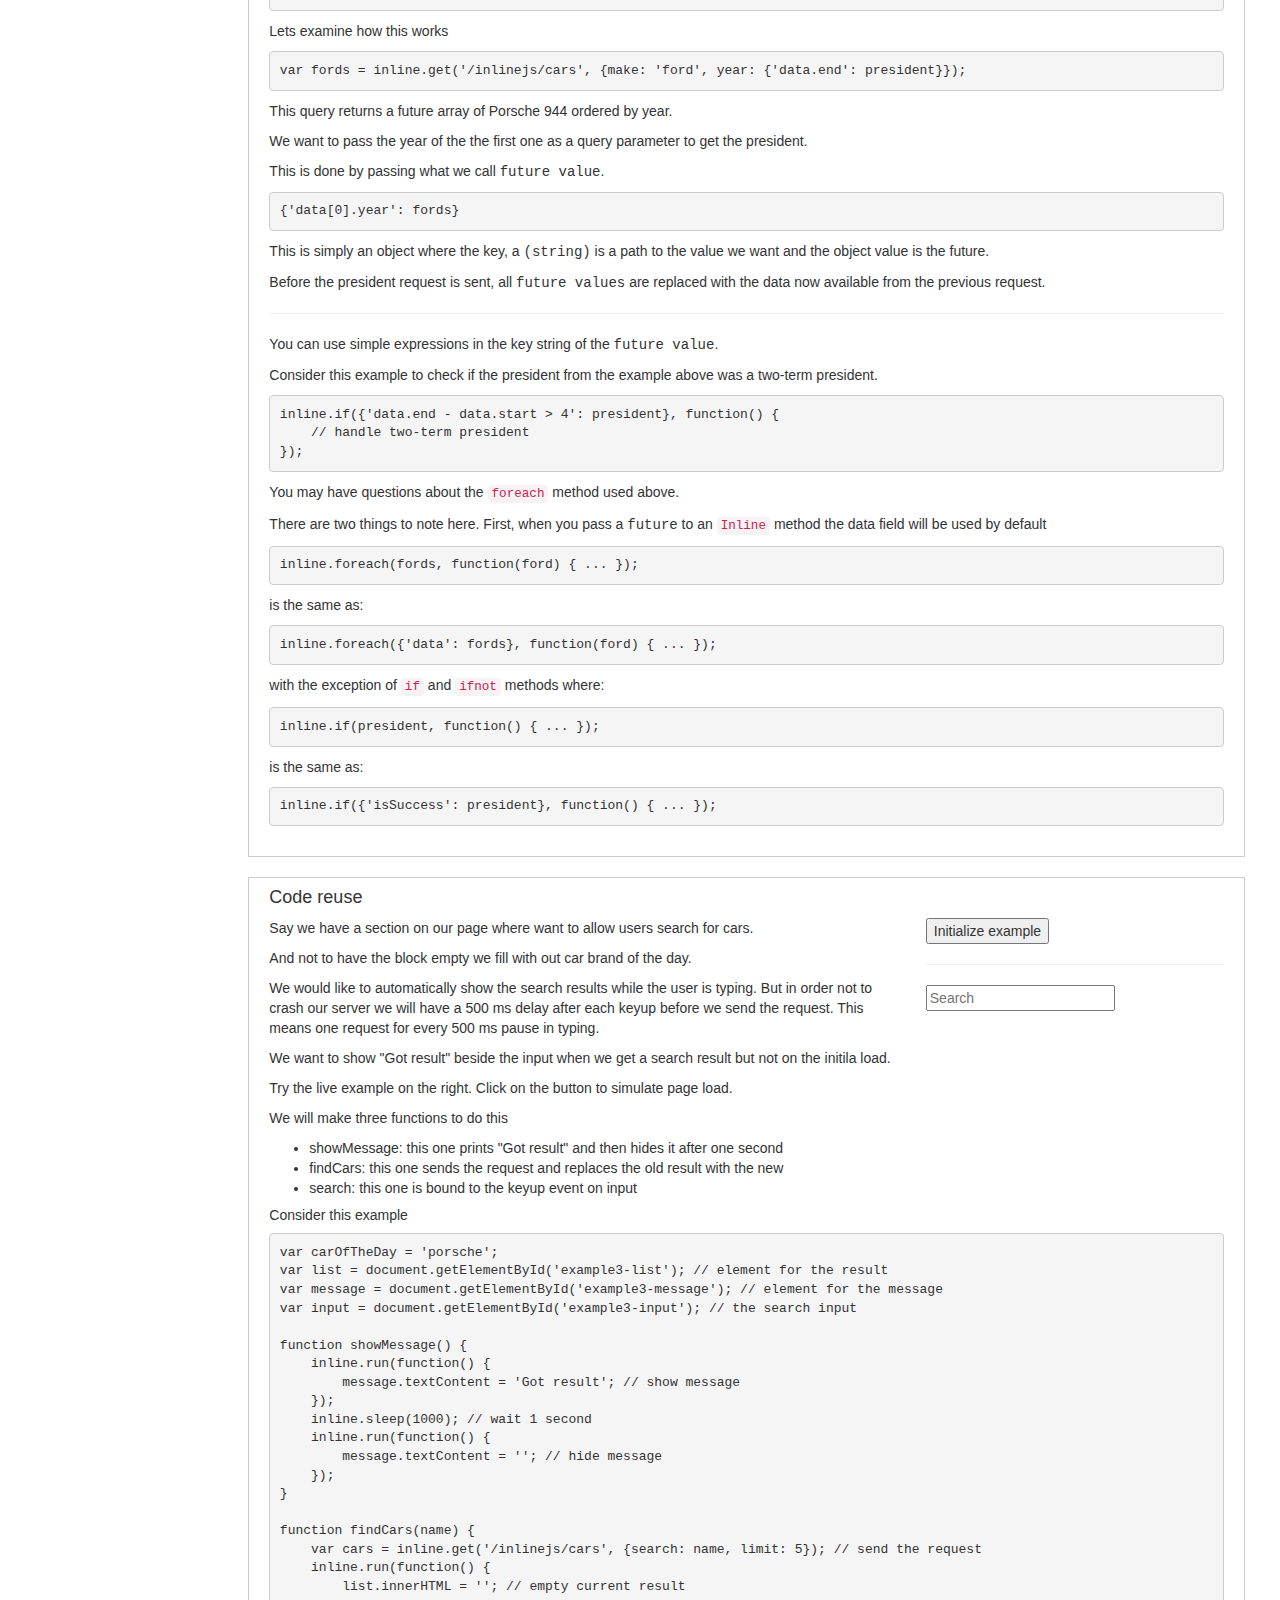
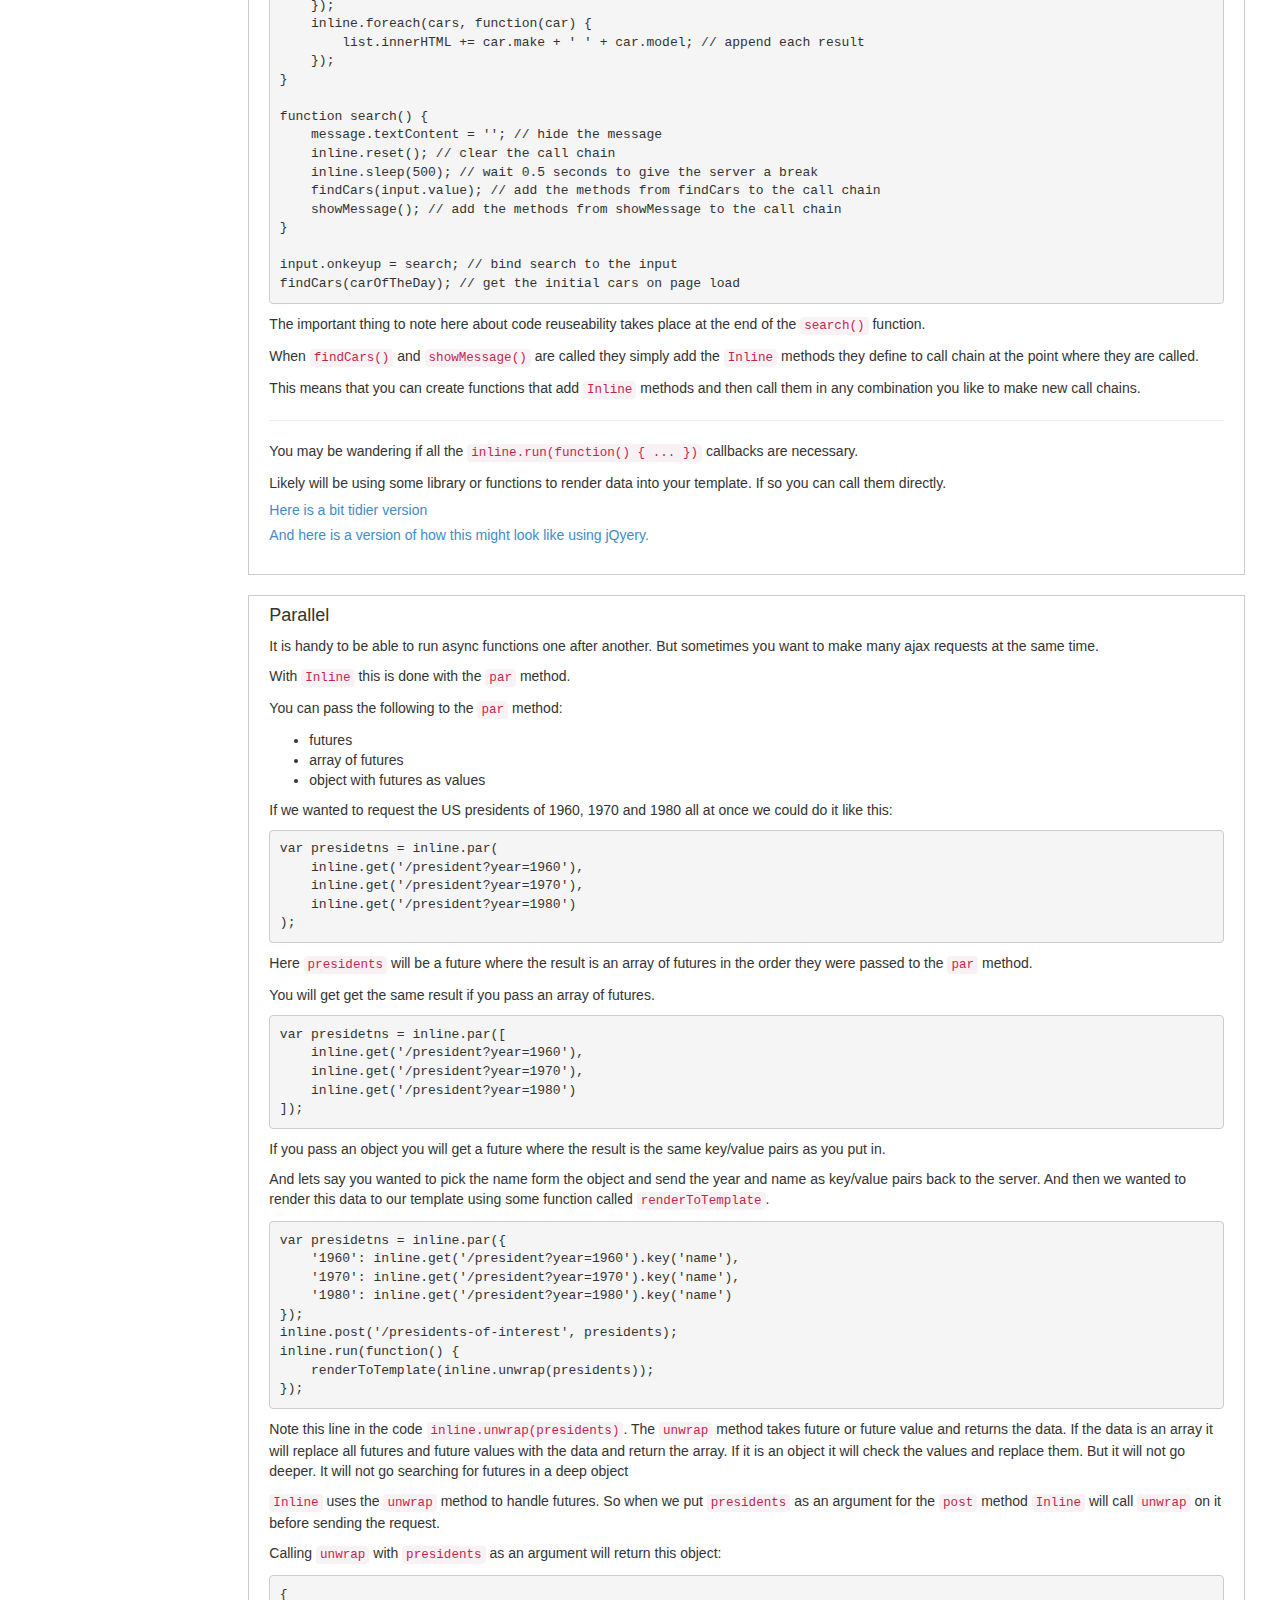
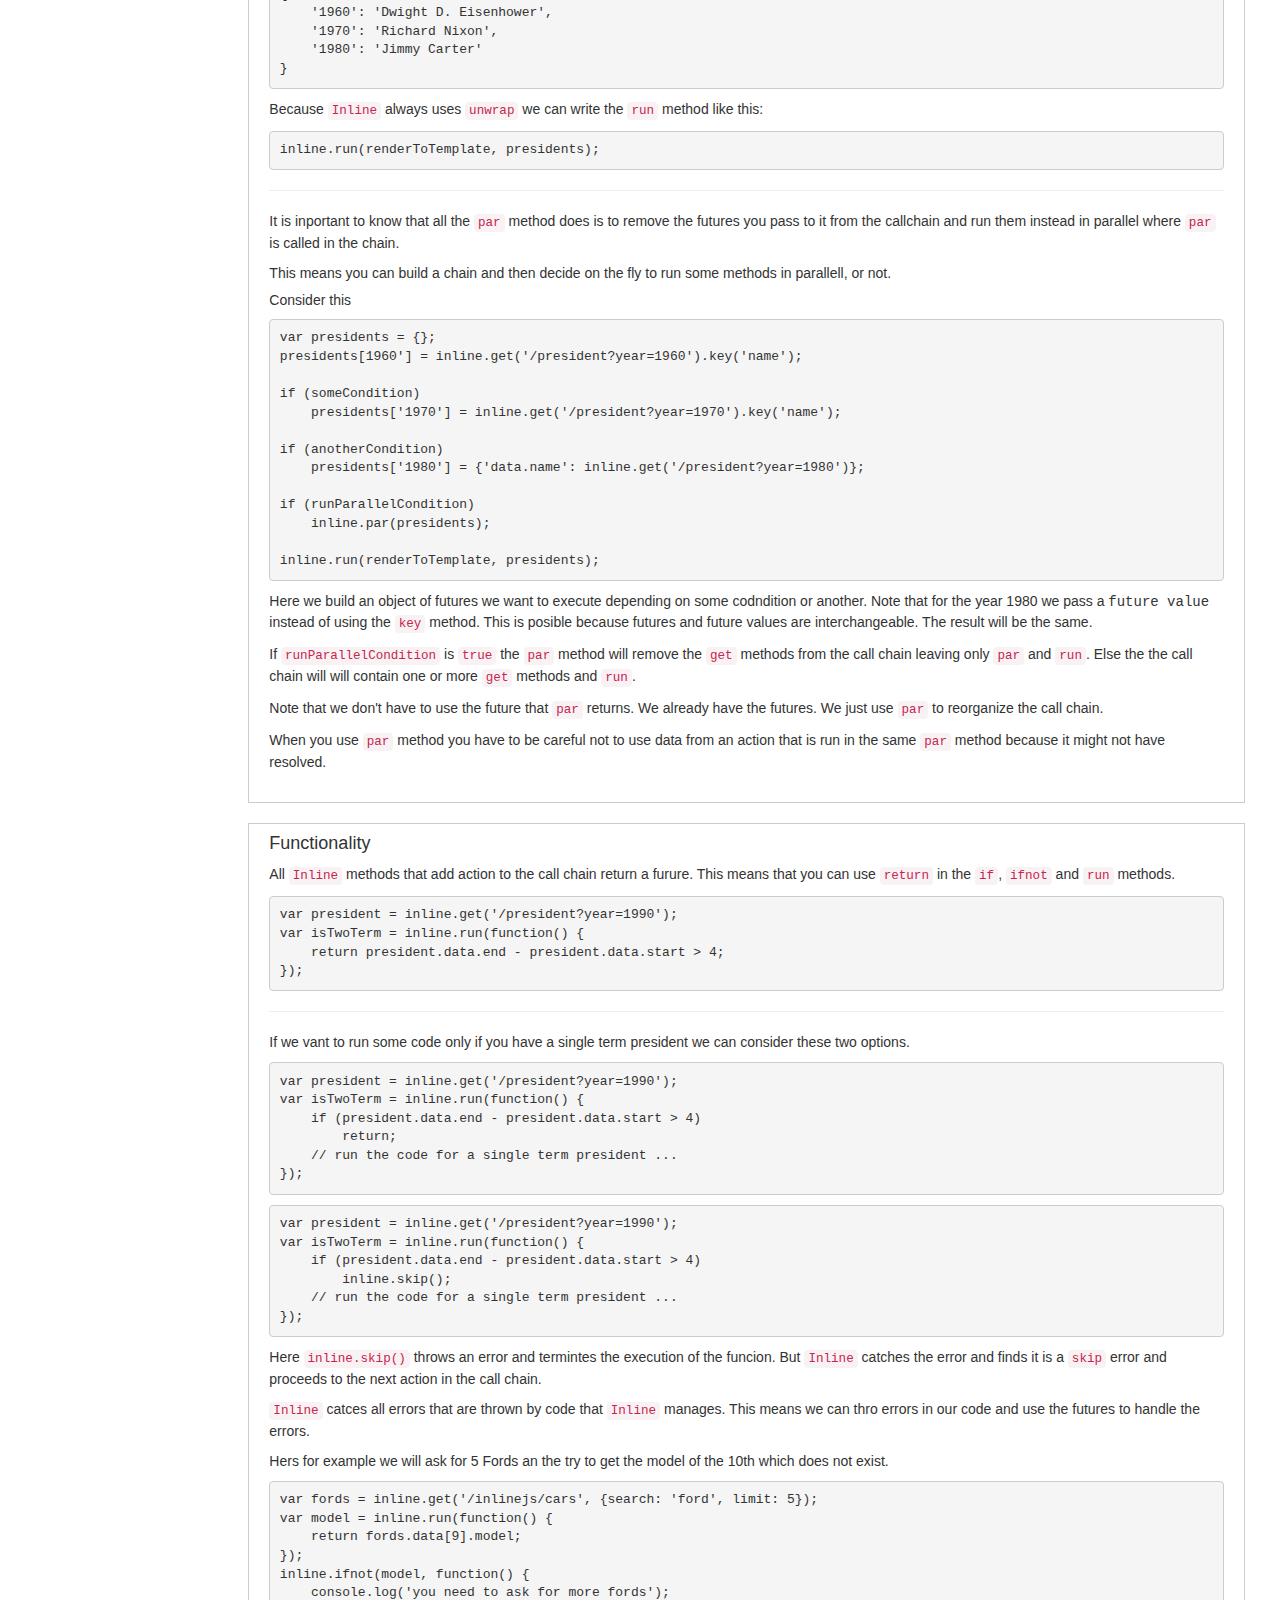
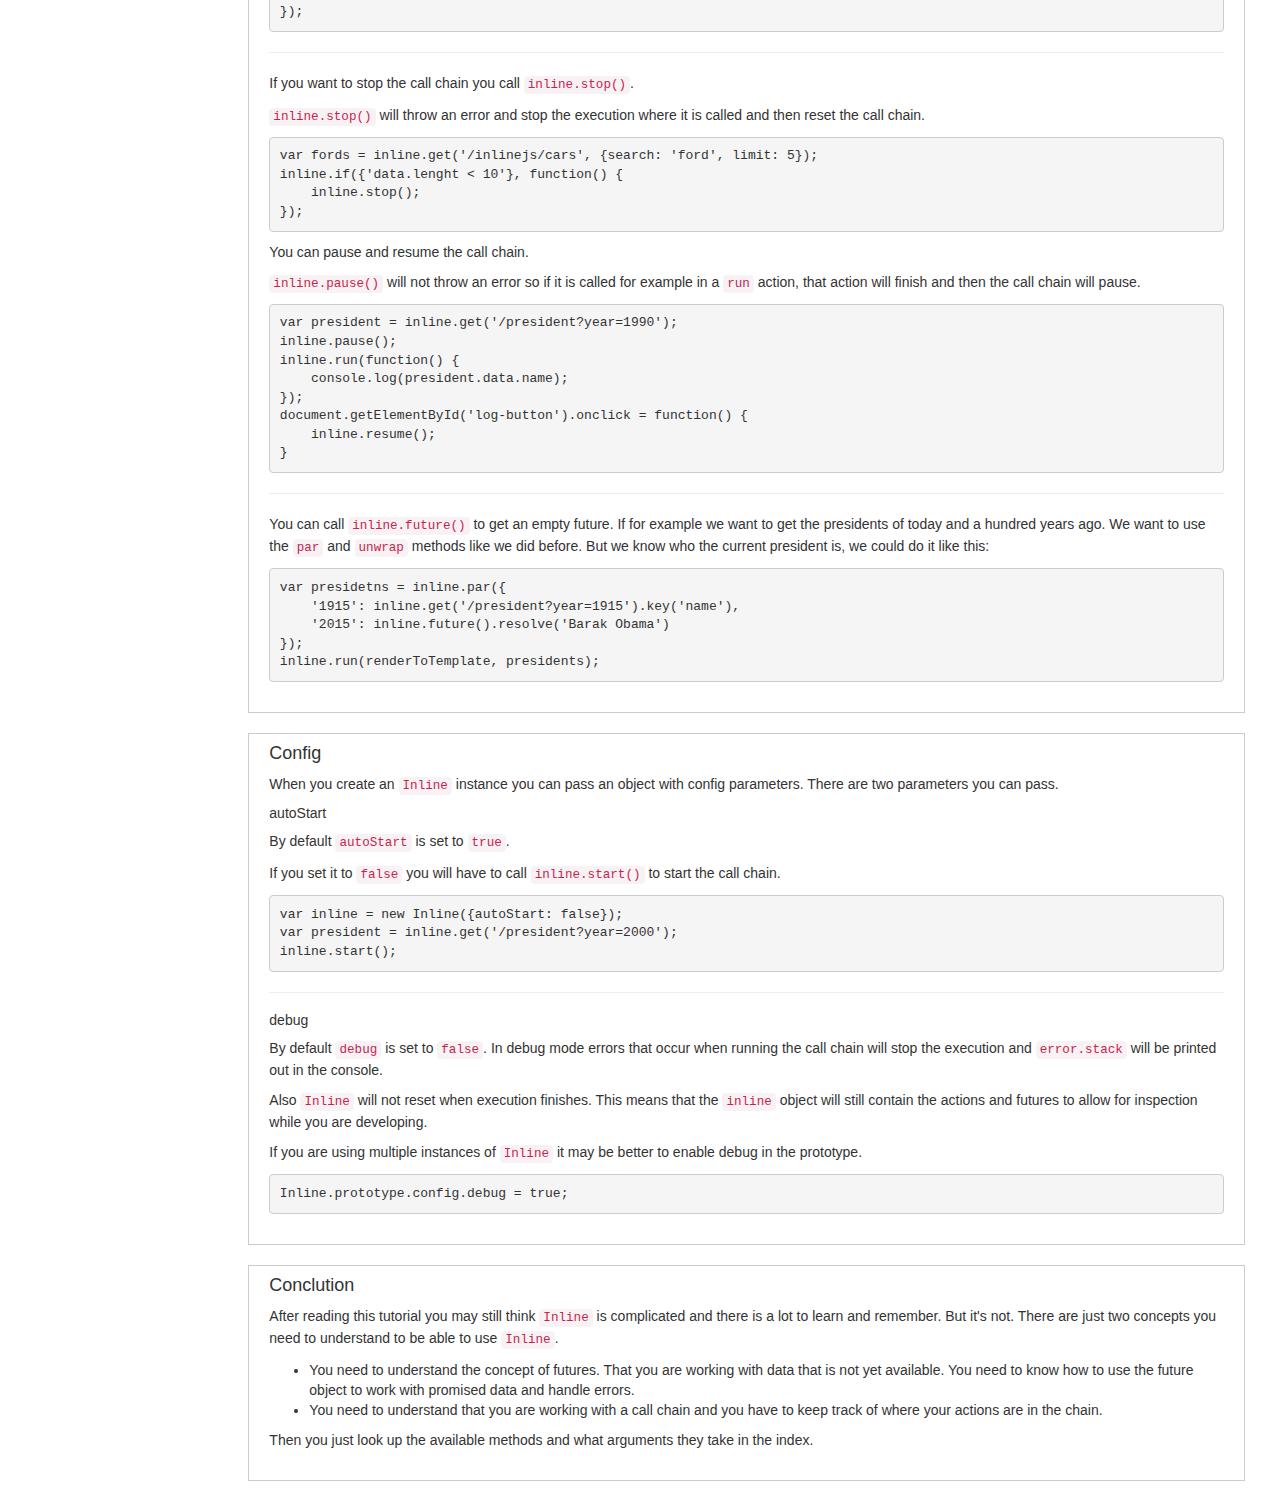
<file: docs.html>
<!DOCTYPE html>
<html>
<head>
    <meta http-equiv="content-type" content="text/html; charset=utf-8" />
    <title>Doc</title>
    
    <script src="js/jquery-2.1.3.min.js"></script>
    <script src="js/inline-0.9.3.js"></script>
    
    <link rel="stylesheet" type="text/css" href="css/bootstrap.css"/>

</head>

<body ng-app="app">

<style>
.box {
    border: 1px solid #ccc;
    padding: 20px;
    padding-top: 0px;
    margin: 20px;
}
.headline {
    margin-left: 20px;
}
.menu { position: fixed; top: 15; left: 15; height: 100%; overflow-y: scroll; }
.menu ul { list-style-type: none; padding-left: 20px; }
.menu li.splitter { border-bottom: 1px solid #ccc; }</style>

<div class="col-sm-2">
    <div class="menu">
        <h5>Documentation</h5>
        <ul>
            <li>
                <a href="docs.html#docs-about">About</a>
            </li>
            <li>
                <a href="docs.html#docs-simple">Simple example</a>
            </li>
            <li>
                <a href="docs.html#docs-future">Future</a>
            </li>
            <li>
                <a href="docs.html#docs-seq">Calls in sequence</a>
            </li>
            <li>
                <a href="docs.html#docs-reuse">Code reuse</a>
            </li>
            <li>
                <a href="docs.html#docs-par">Parallel</a>
            </li>
            <li>
                <a href="docs.html#docs-func">Functionality</a>
            </li>
            <li>
                <a href="docs.html#docs-config">Config</a>
            </li>
            <li>
                <a href="docs.html#docs-concl">Conclution</a>
            </li>
        </ul>

        <hr/>

        <h5>API</h5>
        <h5>Future</h5>
        <ul>
            <li>
                <a href="api.html#future-about">About</a>
            </li>
            <li class="splitter">
            </li>
            <li>
                <a href="api.html#future-resolve">resolve</a>
            </li>
            <li>
                <a href="api.html#future-reject">reject</a>
            </li>
            <li>
                <a href="api.html#future-fallback">fallback</a>
            </li>
            <li>
                <a href="api.html#future-check">check</a>
            </li>
            <li>
                <a href="api.html#future-modify">modify</a>
            </li>
            <li>
                <a href="api.html#future-map">map</a>
            </li>
            <li>
                <a href="api.html#future-filter">filter</a>
            </li>
            <li>
                <a href="api.html#future-key">key</a>
            </li>
            <li>
                <a href="api.html#future-index">index</a>
            </li>
            <li>
                <a href="api.html#future-apply">apply</a>
            </li>
            <li>
                <a href="api.html#future-foreach">foreach</a>
            </li>
            <li>
                <a href="api.html#future-catch">catch</a>
            </li>
        </ul>

        <h5>Inline</h5>
        <ul>
            <li class="splitter">
                <a href="api.html#inline-about">About</a>
            </li>
            <li>
                <a href="api.html#inline-get">get</a>
            </li>
            <li>
                <a href="api.html#inline-jsonp">jsonp</a>
            </li>
            <li>
                <a href="api.html#inline-post">post</a>
            </li>
            <li>
                <a href="api.html#inline-map">body</a>
            </li>
            <li>
                <a href="api.html#inline-sleep">sleep</a>
            </li>
            <li>
                <a href="api.html#inline-run">run</a>
            </li>
            <li>
                <a href="api.html#inline-if">if</a>
            </li>
            <li>
                <a href="api.html#inline-ifnot">ifnot</a>
            </li>
            <li>
                <a href="api.html#inline-foreach">foreach</a>
            </li>
            <li>
                <a href="api.html#inline-map">map</a>
            </li>
            <li>
                <a href="api.html#inline-filter">filter</a>
            </li>
            <li>
                <a href="api.html#inline-map">concat</a>
            </li>
            <li>
                <a href="api.html#inline-par">par</a>
            </li>
            <li>
                <a href="api.html#inline-script">script</a>
            </li>
            <li>
                <a href="api.html#inline-img">img</a>
            </li>
            <li class="splitter">
            </li>
            <li>
                <a href="api.html#inline-start">start</a>
            </li>
            <li>
                <a href="api.html#inline-stop">stop</a>
            </li>
            <li>
                <a href="api.html#inline-reset">reset</a>
            </li>
            <li>
                <a href="api.html#inline-pause">pause</a>
            </li>
            <li>
                <a href="api.html#inline-resume">resume</a>
            </li>
            <li>
                <a href="api.html#inline-skip">skip</a>
            </li>
            <li>
                <a href="api.html#inline-future">future</a>
            </li>
            <li>
                <a href="api.html#inline-instanceOf">instanceOf</a>
            </li>
            <li>
                <a href="api.html#inline-unwrap">unwrap</a>
            </li>
        </ul>
    </div>
</div>


<div class="col-sm-10">

    <div class="box" id="docs-about">
        <h5>Inlinejs is a javascript library that allows you to write asynchrous code in logical synchrounous order.
            This is done by using futures and running a callchain in the background.</h5>
        <br>
        The purpose is:
        <ul>
            <li>To avoid the spaghetti code that results from many nested callbacks</li>
            <li>To make a code with mutiple asynchrous callbacks easy to reason and maintain</li>
            <li>To make it easy to control the flow of asynchrous code</li>
            <li>To make it easier to reuse asynchronous code</li>
        </ul>
        <br>

        <p><a href="js/inline-0.9.1.js">Download inline-0.9.1.js</a></p>
        
        For demonstration I have set up a simple REST API <br>
        <br>
        
        <h5>US presidents</h5>
        
        <p>Find a president by year:</p>
        <p>
            <code>/president?year=2015</code>
        </p>
        <pre>{"end":2017,"name":"Barack Obama","no":44,"start":2009}</pre>
        
        <h5>Cars</h5>
        <p>Find cars:</p>
        <p>    
            <code>/cars?search=BMW</code>
        </p>
        <pre>[{"make":"BMW","year":1957,"model":"600"}, ... ]</pre>


    </div>

    <div class="box" id="docs-simple">
        <h5>Simple example</h5>

        <p>To use inline.js you start by creating an instance</p>
        <p><code>var inline = new Inline();</code></p>
        <p>Then we add actions to the call chain, for example a GET request.</p>
        <p><code>inline.get('http://inlinejs/president ... ');</code></p>
        <p>We use the <code>run</code> method to add a function to run after the GET request.</p>
        <p><code>inline.run(function() { ... });</code></p>
        <h5>Consider the folowing example</h5>
        <p>
            <button id="ex1-run">Run</button>
            <span id="example1"></span>
        </p>

<pre>
var inline = new Inline();

var future = inline.get('/president', {year: '2015'});

inline.run(function() {
    document.getElementById('example1').textContent = future.data.name;
});
</pre>
    <p>Same logic with jQuery.</p>
<pre>
$.getJSON('/president', {year: '2015'}).done(function(president) {
    $('#ex1-result').text(president.name);
});
</pre>

        <p>You may think you are no better of here, but then a single callback was never a problem anyway.</p>
    </div>

    <div class="box" id="docs-future">
        <h4>Before doing more callchain examples let's look into the Future</h4>

        <p>All methods on <code>Inline</code> that add an action to the callchain return a Future.</p>
        <p>The Future is an object that will recieve the promised data when the callback runs behind the scenes and in case of an error the Future will hold the error.</p>

        <p><code>future.isResolved</code> <samp>boolean</samp> tells you if the Future is resolved.</p>
        <p><code>future.isSuccess</code> <samp>boolean</samp> was it successfull.</p>
        <p><code>future.data</code> <samp>any</samp> holds the returned data.</p>
        <p><code>future.isError</code> <samp>boolean</samp> was there an error.</p>
        <p><code>future.error</code> <samp>any</samp> holds the error.</p>

        <p><code>Inline</code> has two methods <code>if</code> and <code>ifnot</code> that take future as an argument and can be used for error handling.</p>
        <p>We can try this out by requesing the of 2025 which will give an error</p>

<pre>
var future = inline.get('/president', {year: '2025'});

inline.if(future, function() {
    // handle success
});

inline.ifnot(future, function() {
    // handle error 
}); 
</pre>

        <p>The Future also has some handy methods that allow us to handle the above example in another way</p>
        <p>Note that in this case the <code>data</code> and <code>error</code> are passed to the function.</p>

<pre>
var future = inline.get('/president', {year: '2025'});

future.apply(function(data) {
    // handle success
});

future.catch(function(error) {
    // handle error 
}); 
</pre>

        <p>This means that the first example in this tutorial can be handled like this</p>

<pre>
var printPresident = function(data) {
    document.getElementById('example1').textContent = data.name;
}

inline.get('/president', {year: '2015'}).apply(printPresident);
</pre>

        <p>You can also use the <code>fallback</code> method to return default data in case of error.</p>
        <p>Note the <code>printPresident</code> function from above.</p>

<pre>
inline.get('/president', {year: '2025'}).fallback({name: 'Unknown'}).apply(printPresident);
</pre>

    </div>

    <div class="box" id="docs-seq">
        <div class="row">
            <div class="col-sm-8">
                <h4>Here we will examine a callchain with three requests in a sequence</h4>
                <ul>
                    <li>First: we want to get the first year Porsche 944 model was offered to the market.</li>
                    <li>Second: we will request who was the US president that year.</li>
                    <li>Third: we request the BMW models offered the year the president left office.</li>
                </ul>
            </div>
            <div class="col-sm-4">
                <p style="margin-top: 15px;">
                    <button id="example2-run">Run</button>
                </p>
                <hr>
                <ul id="example2"></ul>
            </div>
        </div>

<pre>
var porsches = inline.get('/inlinejs/cars', {make: 'Porsche', model: '944', order: 'year'});

var president = inline.get('/inlinejs/president', {year: {'data[0].year': porsches}});

var fords = inline.get('/inlinejs/cars', {make: 'ford', year: {'data.end': president}});

inline.run(function() {
    var list = document.getElementById('example2');
    list.innerHTML += 'First Porsche 944: ' + porsches.data[0].year;
    list.innerHTML += 'US president: ' + president.data.name;
    list.innerHTML += 'Fords of ' + president.data.end;

    inline.foreach(fords, function(ford) {
        list.innerHTML += '- Fords' + ford.model;
    });
});
</pre>

    <p>Same logic with jQuery</p>

<pre>
$.getJSON('/inlinejs/cars', {make: 'Porsche', model: '944', order: 'year'}).done(function(porsches) {
    
    $.getJSON('/inlinejs/president', {year: porsches[0].year}).done(function(president) {
       
        $.getJSON('/inlinejs/cars', {make: 'ford', year: president.end}).done(function(fords) {
            
            $('#example2').append('First Porsche 944: ' + porsches.data[0].year);
            $('#example2').append('US president: ' + president.data.name);
            $('#example2').append('Fords of ' + president.data.end);

            $.each(fords, function(index, ford) {
                $('#example2').append('- Ford' + ford.model);
            });
        });
    });
});
</pre>

        <p>Lets examine how this works</p>
        <pre>var fords = inline.get('/inlinejs/cars', {make: 'ford', year: {'data.end': president}});</pre>
        <p>This query returns a future array of Porsche 944 ordered by year.</p>
        <p>We want to pass the year of the the first one as a query parameter to get the president.</p>
        <p>This is done by passing what we call <samp>future value</samp>.</p>
        <pre>{'data[0].year': fords}</pre>
        <p>This is simply an object where the key, a <samp>(string)</samp> is a path to the value we want and the object value is the future.</p>
        <p>Before the president request is sent, all <samp>future values</samp> are replaced with the data now available from the previous request.</p> 
        <hr>
        <p>You can use simple expressions in the key string of the <samp>future value</samp>.</p>
        <p>Consider this example to check if the president from the example above was a two-term president.</p>

<pre>
inline.if({'data.end - data.start > 4': president}, function() {
    // handle two-term president
});
</pre>

        <p>You may have questions about the <code>foreach</code> method used above.</p>
        <p>There are two things to note here. First, when you pass a <samp>future</samp> to an <code>Inline</code> method the data field will be used by default</p>
        <pre>inline.foreach(fords, function(ford) { ... });</pre>
        <p>is the same as:</p>
        <pre>inline.foreach({'data': fords}, function(ford) { ... });</pre>
        <p>with the exception of <code>if</code> and <code>ifnot</code> methods where:</p>
        <pre>inline.if(president, function() { ... });</pre>
        <p>is the same as:</p>
        <pre>inline.if({'isSuccess': president}, function() { ... });</pre>

    <style>
    #example2 { height: 100px; overflow-y: scroll;}
    </style>

    <script>

        $('#example2-run').on('click', function() {
            document.getElementById('example2').innerHTML = '';

            var inline = new Inline();

            //var porsches = inline.get('/cars', {make: 'Porsche', model: '944', order: 'year'});
            var porsches = inline.jsonp('http://inlinejs.net/cars', {make: 'Porsche', model: '944', order: 'year'});

            //var president = inline.get('/president', {year: {'data[0].year': porsches}});
            var president = inline.jsonp('http://inlinejs.net/president', {year: {'data[0].year': porsches}});

            //var fords = inline.get('/cars', {make: 'ford', year: {'data.end': president}});
            var fords = inline.jsonp('http://inlinejs.net/cars', {make: 'ford', year: {'data.end': president}});


            inline.run(function() {
                var list = document.getElementById('example2');
                list.innerHTML += '<li>First Porsche 944: ' + porsches.data[0].year + '</li>';
                list.innerHTML += '<li>US president: ' + president.data.name + '</li>';
                list.innerHTML += '<li>Fords of ' + president.data.end + ':</li>';

                inline.foreach(fords, function(ford) {
                    list.innerHTML += '<li> - Ford ' + ford.model + '</li>';
                });
            });
        });
        
    </script>    

    </div>

    <div class="box" id="docs-reuse">
        <h4>Code reuse</h4>
        <div class="row">
            <div class="col-sm-8">
                <p>Say we have a section on our page where want to allow users search for cars.</p>
                <p>And not to have the block empty we fill with out car brand of the day.</p>
                <p>We would like to automatically show the search results while the user is typing. But in order not to crash our server we will have a 500 ms delay after each keyup before we send the request. This means one request for every 500 ms pause in typing.</p>
                <p>We want to show "Got result" beside the input when we get a search result but not on the initila load.</p>
                
                <p>Try the live example on the right. Click on the button to simulate page load.</p>
                
                <p>We will make three functions to do this</p>
                <ul>
                    <li>showMessage: this one prints "Got result" and then hides it after one second</li>
                    <li>findCars: this one sends the request and replaces the old result with the new</li>
                    <li>search: this one is bound to the keyup event on input</li>
                </ul>

                <h5>Consider this example</h5>

            </div>
            <div class="col-sm-4">            
                <button id="example3-start">Initialize example</button>
                <hr>
                <input type="text" id="example3-input" placeholder="Search"/> <span id="example3-message"></span>
                <ul id="example3-list"></ul>
            </div>
        </div>

<pre>
var carOfTheDay = 'porsche';
var list = document.getElementById('example3-list'); // element for the result
var message = document.getElementById('example3-message'); // element for the message
var input = document.getElementById('example3-input'); // the search input

function showMessage() {
    inline.run(function() {
        message.textContent = 'Got result'; // show message
    });
    inline.sleep(1000); // wait 1 second
    inline.run(function() { 
        message.textContent = ''; // hide message
    });
}

function findCars(name) {
    var cars = inline.get('/inlinejs/cars', {search: name, limit: 5}); // send the request
    inline.run(function() {  
        list.innerHTML = ''; // empty current result
    });
    inline.foreach(cars, function(car) {
        list.innerHTML += car.make + ' ' + car.model; // append each result
    });
}

function search() {
    message.textContent = ''; // hide the message
    inline.reset(); // clear the call chain
    inline.sleep(500); // wait 0.5 seconds to give the server a break
    findCars(input.value); // add the methods from findCars to the call chain
    showMessage(); // add the methods from showMessage to the call chain
}

input.onkeyup = search; // bind search to the input
findCars(carOfTheDay); // get the initial cars on page load
</pre>

        <p>The important thing to note here about code reuseability takes place at the end of the <code>search()</code> function.</p>
        <p>When <code>findCars()</code> and <code>showMessage()</code> are called they simply add the <code>Inline</code> methods they define to call chain at the point where they are called.</p>
        <p>This means that you can create functions that add <code>Inline</code> methods and then call them in any combination you like to make new call chains.</p>

        <hr>

        <p>You may be wandering if all the <code>inline.run(function() { ... })</code> callbacks are necessary.</p>
        <p>Likely will be using some library or functions to render data into your template. If so you can call them directly.</p>
        
        <h5 id="example3-show-tidy">Here is a bit tidier version</h5>

        <h5 id="example3-show-jquery">And here is a version of how this might look like using jQyery.</h5>

<pre id="example3-tidy"  style="display: none">
var carOfTheDay = 'porsche';
var list = document.getElementById('example3-list');
var message = document.getElementById('example3-message');
var input = document.getElementById('example3-input');

function writeMessage(message) {
    message.textContent = message;
}

function addCar(car) {
    list.innerHTML += car.make + ' ' + car.model;
}

function clearCars() {
    list.innerHTML = '';
}

function showMessage() {
    inline.run(writeMessage, 'Got result');
    inline.sleep(1000);
    inline.run(writeMessage, '');
}

function findCars(name) {
    var cars = inline.get('/inlinejs/cars', {search: name, limit: 5});
    inline.run(clearCars);
    inline.foreach(cars, addCar);
}

function search() {
    message.textContent = '';
    inline.reset();
    inline.sleep(500);
    findCars(input.value);
    showMessage();
}

input.onkeyup = search;
findCars(carOfTheDay);
</pre>

<pre id="example3-jquery" style="display: none">
var carOfTheDay = 'porsche';

var messageTimeout = -1; // define timeout valiable
function showMessage() {
    $('#example3-message').text('Got result'); // show message
    
    clearTimeout(messageTimeout); // clear last timeout to make sure only one is running
    
    messageTimeout = setTimeout(function() { //set timeout to the valiable
        $('#example3-message').text(''); // hide message
    });
}

function findCars(name, callback) {
    $.getJSON('/inlinejs/cars', {search: name, limit: 5}).done(function(cars) {
        $('#example3-list').empty(); // empty current result
        
        $.each(cars, function(index, car) {
            $('#example3-list').append(car.make + ' ' + car.model); // append each result
        });
        
        if (typeof callback === 'function') { // check if callback has been passed
            callback(); // run showMessage
        }
    });
}

var searchTimeout = -1; // define timeout
$('#example3-search').on('keyup', function() {
    clearTimeout(searchTimeout); // clear last timeout to make sure only one is running
    
    searchTimeout = setTimeout(function() { //set timeout to the valiable
        findCars($('example3-search').val(), showMessage); // run findCars with the extra callback
    }, 500);
});

findCars(carOfTheDay); // get the initial cars on page load
</pre>

    <style>
        #example3-show-tidy, #example3-show-jquery { cursor: pointer; color: #428bca;} 
    </style>

    <script>

        $('#example3-show-tidy').on('click', function() {
            $('#example3-tidy').toggle();
        });

        $('#example3-show-jquery').on('click', function() {
            $('#example3-jquery').toggle();
        });

    </script>

    <script>
        
        var example3Started = false;
        $('#example3-start').on('click', function() {
            if (example3Started)
                return;
            example3Started = true;

            var inline = new Inline();

            var carOfTheDay = 'porsche';
            var list = document.getElementById('example3-list'); // element for the result
            var message = document.getElementById('example3-message'); // element for the message

            function showMessage() {
                inline.run(function() {
                    message.textContent = 'Got result'; // show message
                });
                inline.sleep(1000); // wait 1 second
                inline.run(function() { 
                    message.textContent = ''; // hide message
                });
            }

            function findCars(name) {
                //var cars = inline.get('/cars', {search: name, limit: 5}); // send the request
                var cars = inline.jsonp('http://inlinejs.net/cars', {search: name, limit: 5}); // send the request
                inline.run(function() {  
                    list.innerHTML = ''; // empty current result
                });
                inline.foreach(cars, function(car) {
                    list.innerHTML += '<li>' + car.make + ' ' + car.model + '</li>'; // append each result
                });
            }

            var input = document.getElementById('example3-input');
            input.onkeyup = function() {
                message.textContent = ''; // hide the message
                inline.reset(); // clear the callchain
                inline.sleep(500); // wait 0.5 seconds to lessen backend load
                findCars(input.value); // add the methods from findCars to the callchain
                showMessage(); // add the methods from showMessage to the callchain
            }

            findCars(carOfTheDay); // get the initial cars on page load
        });

    </script>

    </div>

    <div class="box" id="docs-par">
        <h4>Parallel</h4>

        <p>It is handy to be able to run async functions one after another. But sometimes you want to make many ajax requests at the same time.</p>
        <p>With <code>Inline</code> this is done with the <code>par</code> method.</p>
        <p>You can pass the following to the <code>par</code> method:</p>
        <ul>
            <li>futures</li>
            <li>array of futures</li>
            <li>object with futures as values</li>
        </ul>
        <p>If we wanted to request the US presidents of 1960, 1970 and 1980 all at once we could do it like this:</p>

<pre>
var presidetns = inline.par(
    inline.get('/president?year=1960'),
    inline.get('/president?year=1970'),
    inline.get('/president?year=1980')
);
</pre>

    <p>Here <code>presidents</code> will be a future where the result is an array of futures in the order they were passed to the <code>par</code> method.</p>
    <p>You will get get the same result if you pass an array of futures.</p>

<pre>
var presidetns = inline.par([
    inline.get('/president?year=1960'),
    inline.get('/president?year=1970'),
    inline.get('/president?year=1980')
]);
</pre>

    <p>If you pass an object you will get a future where the result is the same key/value pairs as you put in.</p>
    <p>And lets say you wanted to pick the name form the object and send the year and name as key/value pairs back to the server. And then we wanted to render this data to our template using some function called <code>renderToTemplate</code>.</p>

<pre>
var presidetns = inline.par({
    '1960': inline.get('/president?year=1960').key('name'),
    '1970': inline.get('/president?year=1970').key('name'),
    '1980': inline.get('/president?year=1980').key('name')
});
inline.post('/presidents-of-interest', presidents);
inline.run(function() {
    renderToTemplate(inline.unwrap(presidents));
});
</pre>

    <p>Note this line in the code <code>inline.unwrap(presidents)</code>. The <code>unwrap</code> method takes future or future value and returns the data. If the data is an array it will replace all futures and future values with the data and return the array. If it is an object it will check the values and replace them. But it will not go deeper. It will not go searching for futures in a deep object</p>
    <p><code>Inline</code> uses the <code>unwrap</code> method to handle futures. So when we put <code>presidents</code> as an argument for the <code>post</code> method <code>Inline</code> will call <code>unwrap</code> on it before sending the request.
    <p>Calling <code>unwrap</code> with <code>presidents</code> as an argument will return this object:</p>

<pre>
{
    '1960': 'Dwight D. Eisenhower',
    '1970': 'Richard Nixon',
    '1980': 'Jimmy Carter'
}
</pre>

    <p>Because <code>Inline</code> always uses <code>unwrap</code> we can write the <code>run</code> method like this:</p>
    <pre>inline.run(renderToTemplate, presidents);</pre>

    <hr>
    <p>It is inportant to know that all the <code>par</code> method does is to remove the futures you pass to it from the callchain and run them instead in parallel where <code>par</code> is called in the chain.</p>
    <p>This means you can build a chain and then decide on the fly to run some methods in parallell, or not.</p>

    <h5>Consider this</h5>

<pre>
var presidents = {};
presidents[1960'] = inline.get('/president?year=1960').key('name');

if (someCondition)
    presidents['1970'] = inline.get('/president?year=1970').key('name');

if (anotherCondition)
    presidents['1980'] = {'data.name': inline.get('/president?year=1980')};

if (runParallelCondition)
    inline.par(presidents);

inline.run(renderToTemplate, presidents);
</pre>

    <p>Here we build an object of futures we want to execute depending on some codndition or another. Note that for the year 1980 we pass a <samp>future value</samp> instead of using the <code>key</code> method. This is posible because futures and future values are interchangeable. The result will be the same.</p>
    <p>If <code>runParallelCondition</code> is <code>true</code> the <code>par</code> method will remove the <code>get</code> methods from the call chain leaving only <code>par</code> and <code>run</code>. Else the the call chain will will contain one or more <code>get</code> methods and <code>run</code>.</p>
    <p>Note that we don't have to use the future that <code>par</code> returns. We already have the futures. We just use <code>par</code> to reorganize the call chain.</p>
    <p>When you use <code>par</code> method you have to be careful not to use data from an action that is run in the same <code>par</code> method because it might not have resolved.</p>

    </div>

    <div class="box" id="docs-func">
        <h4>Functionality</h4>
        <p>All <code>Inline</code> methods that add action to the call chain return a furure. This means that you can use <code>return</code> in the <code>if</code>, <code>ifnot</code> and <code>run</code> methods.</p>

<pre>
var president = inline.get('/president?year=1990');
var isTwoTerm = inline.run(function() {
    return president.data.end - president.data.start > 4;
});
</pre>
        
        <hr>

        <p>If we vant to run some code only if you have a single term president we can consider these two options.</p>

<pre>
var president = inline.get('/president?year=1990');
var isTwoTerm = inline.run(function() {
    if (president.data.end - president.data.start > 4)
        return;
    // run the code for a single term president ...
});
</pre>

<pre>
var president = inline.get('/president?year=1990');
var isTwoTerm = inline.run(function() {
    if (president.data.end - president.data.start > 4)
        inline.skip();
    // run the code for a single term president ...
});
</pre>

        <p>Here <code>inline.skip()</code> throws an error and termintes the execution of the funcion. But <code>Inline</code> catches the error and finds it is a <code>skip</code> error and proceeds to the next action in the call chain.</p>
        <p><code>Inline</code> catces all errors that are thrown by code that <code>Inline</code> manages. This means we can thro errors in our code and use the futures to handle the errors.</p>
        <p>Hers for example we will ask for 5 Fords an the try to get the model of the 10th which does not exist.</p>

<pre>
var fords = inline.get('/inlinejs/cars', {search: 'ford', limit: 5});
var model = inline.run(function() {
    return fords.data[9].model;
});
inline.ifnot(model, function() {
    console.log('you need to ask for more fords');
});
</pre>

        <hr>
        <p>If you want to stop the call chain you call <code>inline.stop()</code>.</p>
        <p><code>inline.stop()</code> will throw an error and stop the execution where it is called and then reset the call chain.</p>

<pre>
var fords = inline.get('/inlinejs/cars', {search: 'ford', limit: 5});
inline.if({'data.lenght < 10'}, function() {
    inline.stop();
});
</pre>

        <p>You can pause and resume the call chain.</p>
        <p><code>inline.pause()</code> will not throw an error so if it is called for example in a <code>run</code> action, that action will finish and then the call chain will pause.</p>

<pre>
var president = inline.get('/president?year=1990');
inline.pause();
inline.run(function() {
    console.log(president.data.name); 
});
document.getElementById('log-button').onclick = function() {
    inline.resume();
}
</pre>

        <hr>
        <p>You can call <code>inline.future()</code> to get an empty future. If for example we want to get the presidents of today and a hundred years ago. We want to use the <code>par</code> and <code>unwrap</code> methods like we did before. But we know who the current president is, we could do it like this:</p>

<pre>
var presidetns = inline.par({
    '1915': inline.get('/president?year=1915').key('name'),
    '2015': inline.future().resolve('Barak Obama')
});
inline.run(renderToTemplate, presidents);
</pre>

    </div>

    <div class="box" id="docs-config">
        <h4>Config</h4>
        <p>When you create an <code>Inline</code> instance you can pass an object with config parameters. There are two parameters you can pass.</p>
        <h5>autoStart</h5>
        <p>By default <code>autoStart</code> is set to <code>true</code>.</p>
        <p>If you set it to <code>false</code> you will have to call <code>inline.start()</code> to start the call chain.</p>
<pre>
var inline = new Inline({autoStart: false});
var president = inline.get('/president?year=2000');
inline.start();
</pre>
        <hr>
        <h5>debug</h5>
        <p>By default <code>debug</code> is set to <code>false</code>. In debug mode errors that occur when running the call chain will stop the execution and <code>error.stack</code> will be printed out in the console.</p>
        <p>Also <code>Inline</code> will not reset when execution finishes. This means that the <code>inline</code> object will still contain the actions and futures to allow for inspection while you are developing.</p>
        <p>If you are using multiple instances of <code>Inline</code> it may be better to enable debug in the prototype.</p>
        <pre>Inline.prototype.config.debug = true;</pre>
    </div>

    <div class="box" id="docs-concl">
        <h4>Conclution</h4>
        
        <p>After reading this tutorial you may still think <code>Inline</code> is complicated and there is a lot to learn and remember. But it's not. There are just two concepts you need to understand to be able to use <code>Inline</code>.<p>
        
        <ul>
            <li>You need to understand the concept of futures. That you are working with data that is not yet available. You need to know how to use the future object to work with promised data and handle errors.</li>
            <li>You need to understand that you are working with a call chain and you have to keep track of where your actions are in the chain.</li>
        </ul>

        <p>Then you just look up the available methods and what arguments they take in the index.</p>

    </div>

</div>

</body>
</html>
</file>
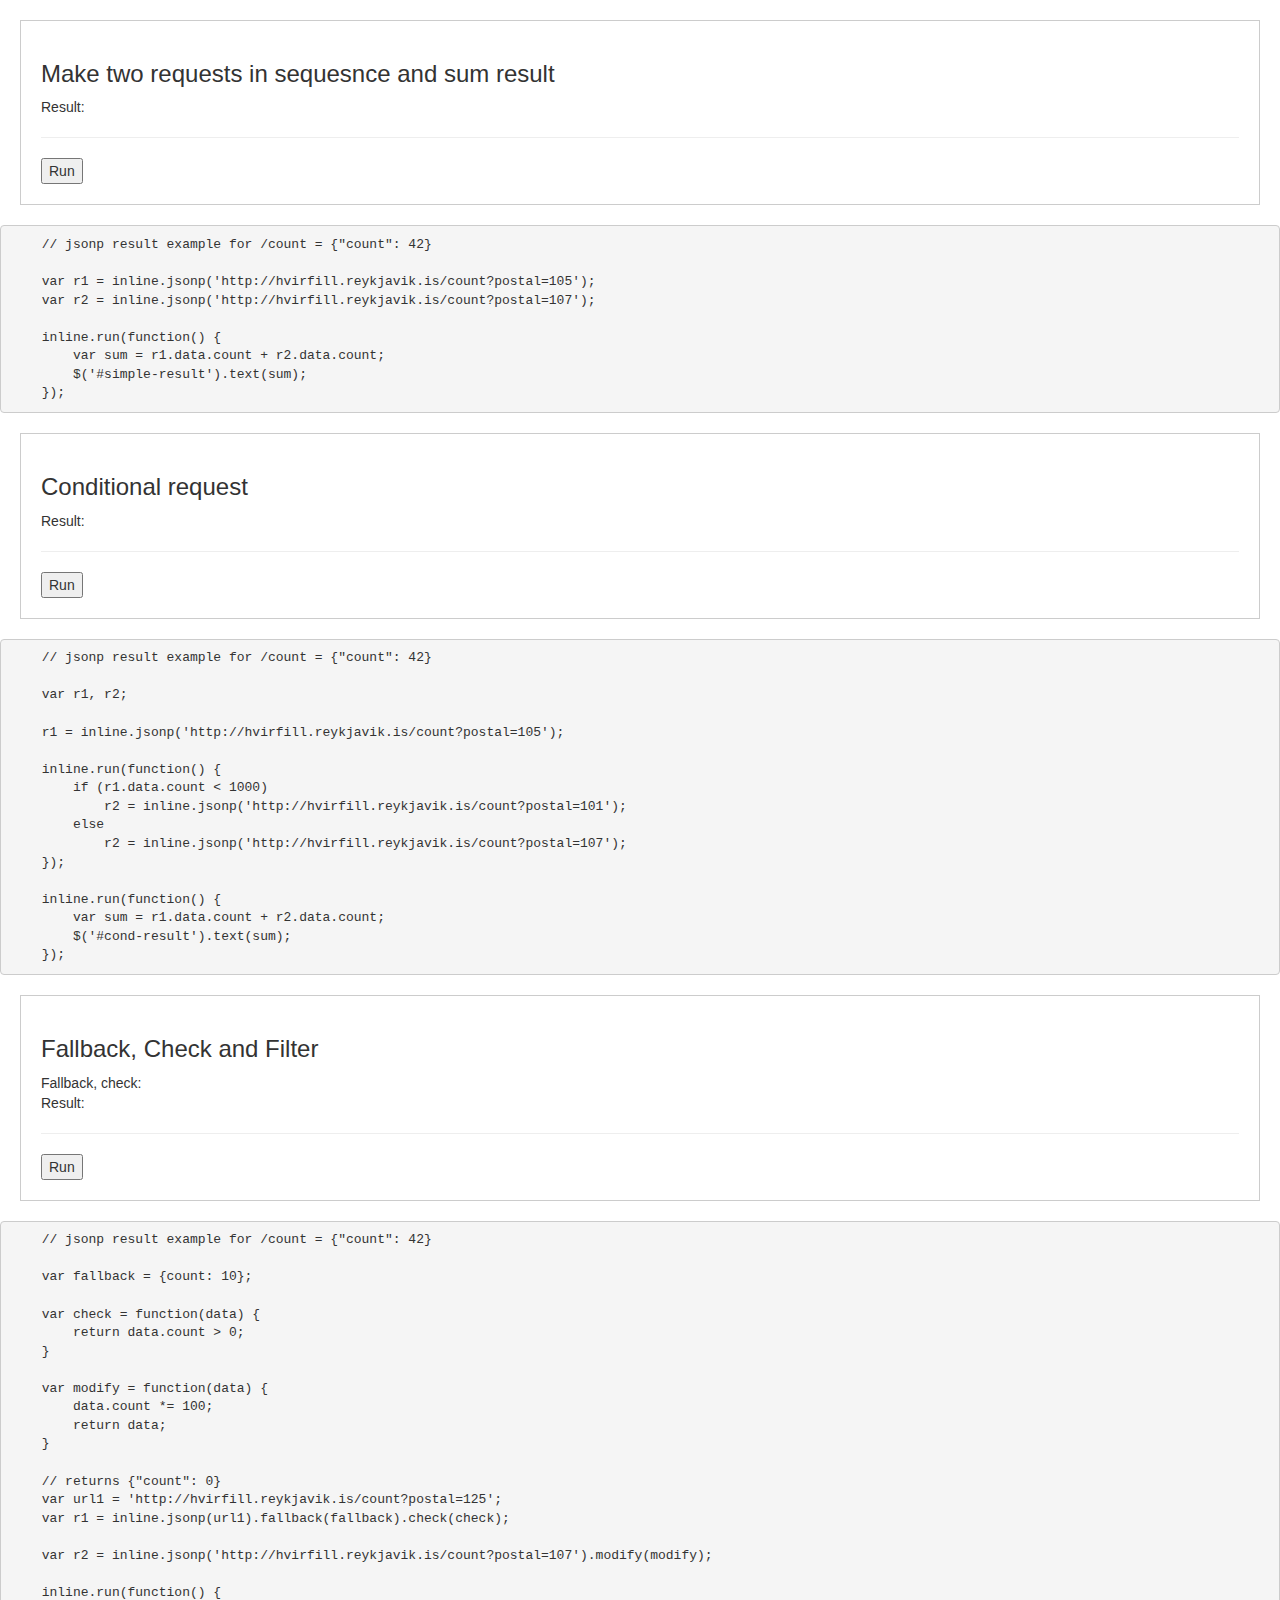
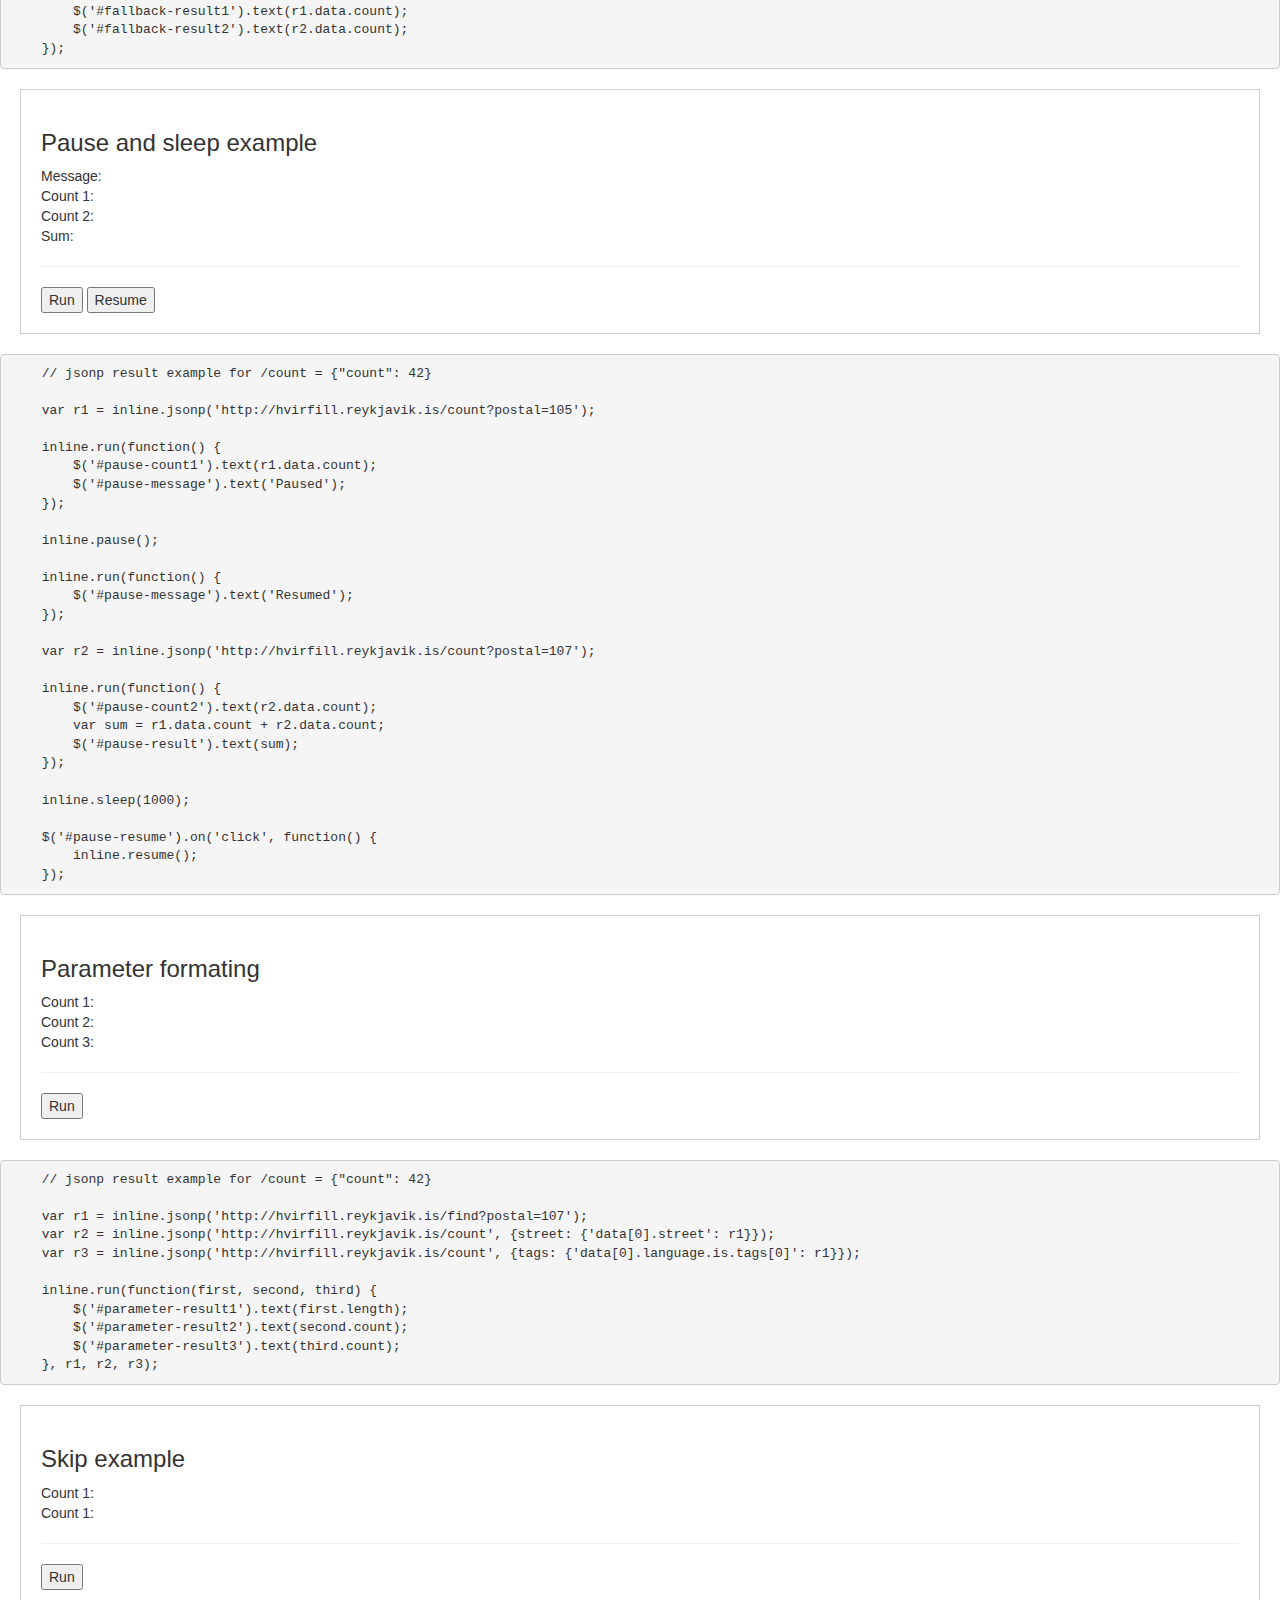
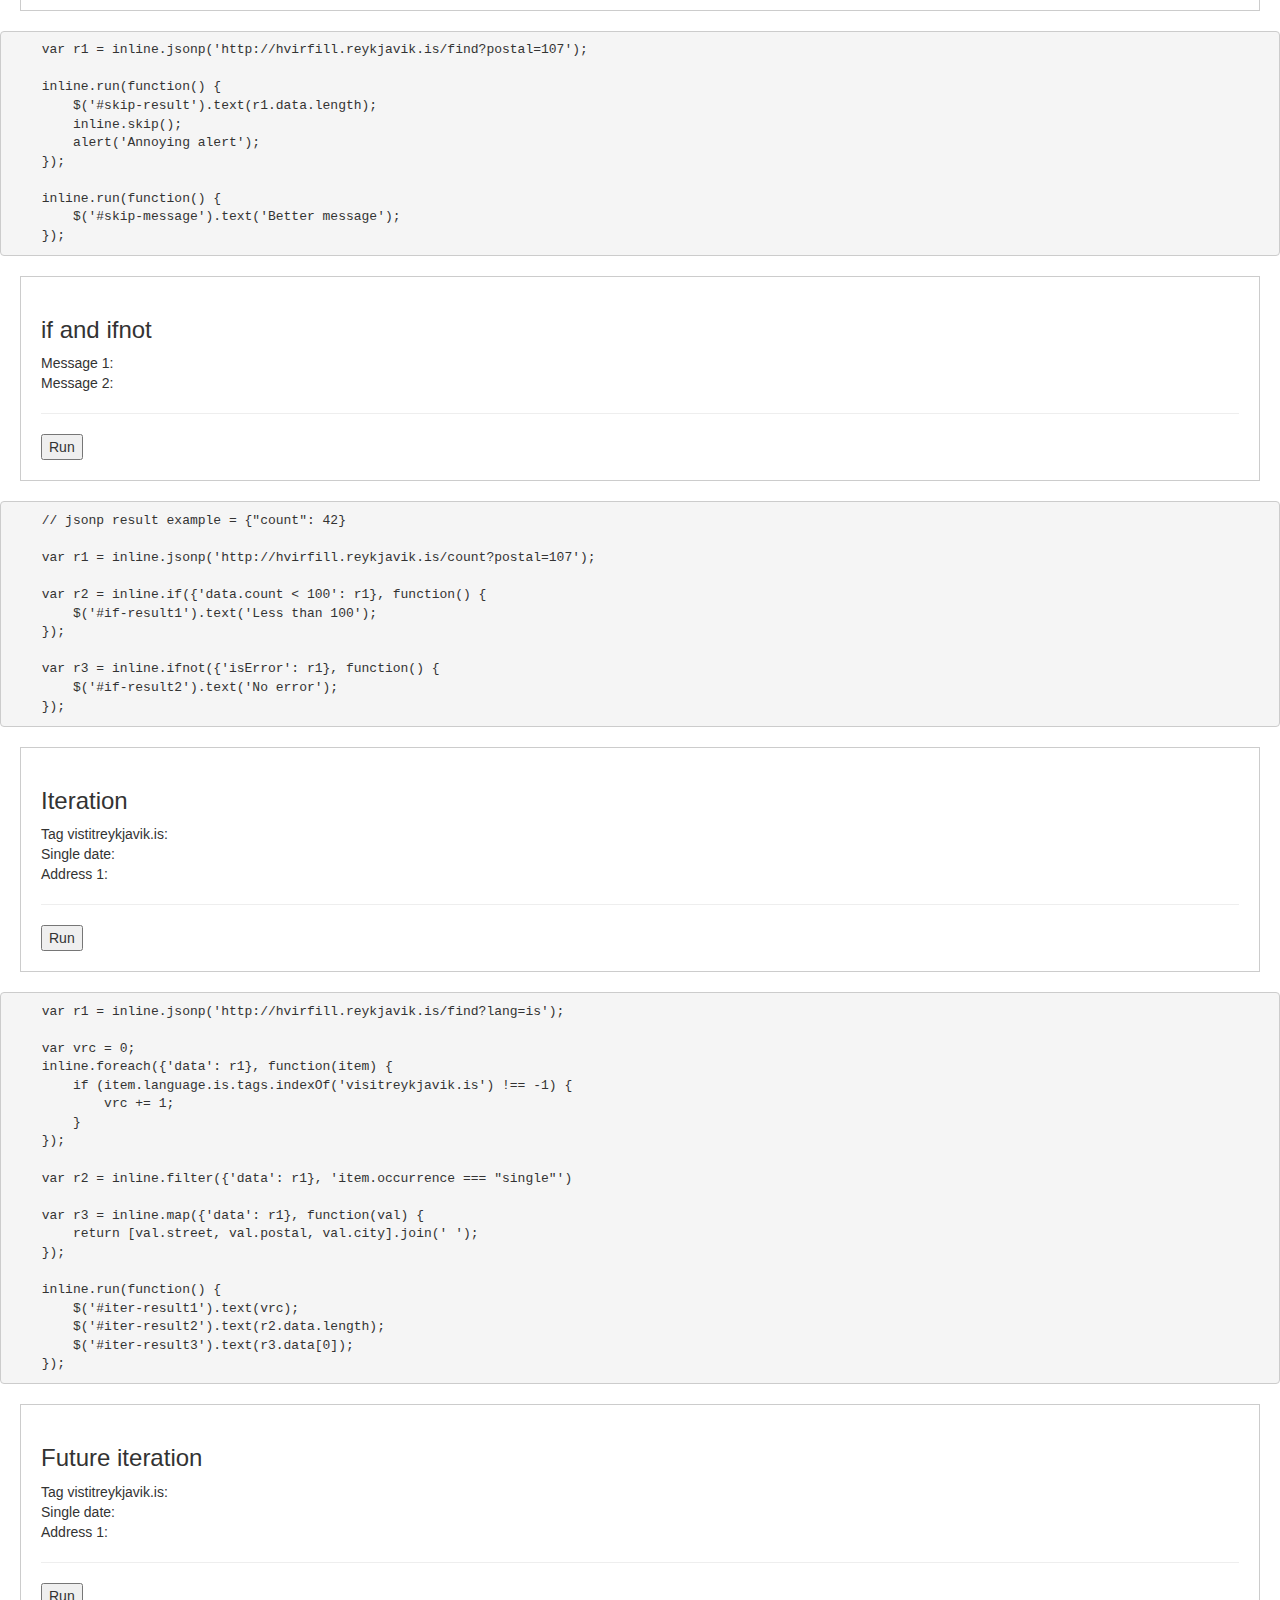
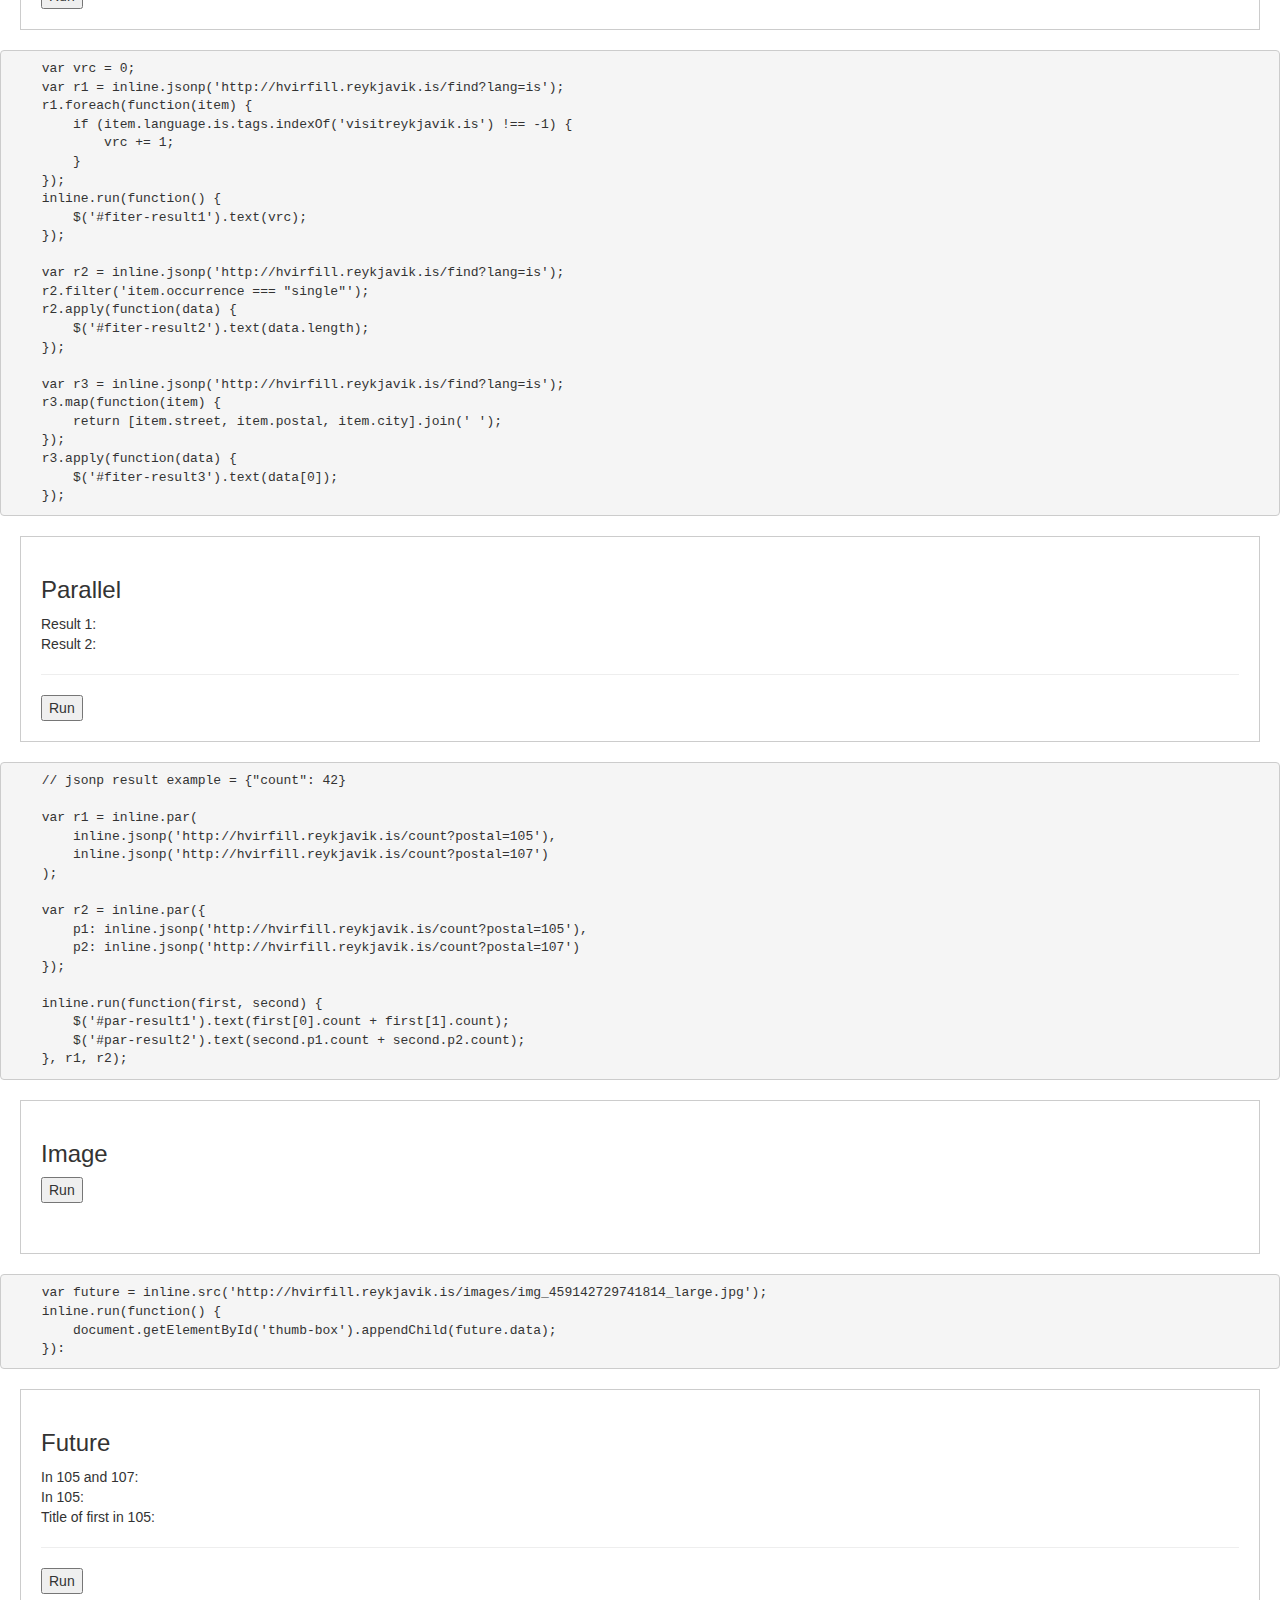
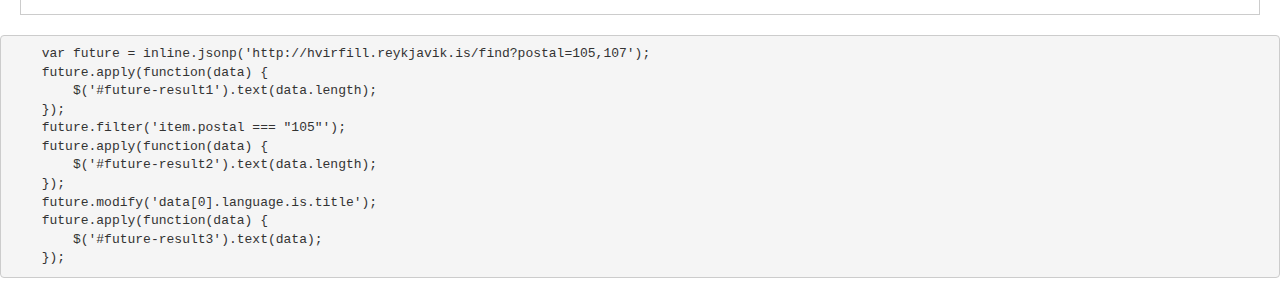
<file: test.html>
<!DOCTYPE html>
<html>
<head>
    <meta http-equiv="content-type" content="text/html; charset=utf-8" />
    <title>Test</title>
    
    <script src="js/jquery-2.1.3.min.js"></script>
    <script src="js/inline-0.9.3.js"></script>
    <script src="js/inline-extra-0.9.0.js"></script>
    
    <link rel="stylesheet" type="text/css" href="css/bootstrap.css"/>

</head>

<body ng-app="app">

<style>
.box {
    border: 1px solid #ccc;
    padding: 20px;
    margin: 20px;
}
.headline {
    margin-left: 20px;
}
</style>

<div class="box">
    <h3>Make two requests in sequesnce and sum result</h3>

    <div>Result: <span id="simple-result"></span></div>
    <hr>
    <button id="simple-run">Run</button>
</div>

<pre>
    // jsonp result example for /count = {"count": 42}

    var r1 = inline.jsonp('http://hvirfill.reykjavik.is/count?postal=105');
    var r2 = inline.jsonp('http://hvirfill.reykjavik.is/count?postal=107');

    inline.run(function() {
        var sum = r1.data.count + r2.data.count;
        $('#simple-result').text(sum);
    });
</pre>

<script>
    Inline.prototype.config.debug = true;
    var inline = new Inline();
</script>

<script>

    $('#simple-run').on('click', function() {
        var r1 = inline.jsonp('http://hvirfill.reykjavik.is/count?postal=105');
        var r2 = inline.jsonp('http://hvirfill.reykjavik.is/count?postal=107');

        inline.run(function() {
            var sum = r1.data.count + r2.data.count;
            $('#simple-result').text(sum);
        });
    });

</script>

<div class="box">
    <h3>Conditional request</h3>

    <div>Result: <span id="cond-result"></span></div>
    <hr>
    <button id="cond-run">Run</button>
</div>

<pre>
    // jsonp result example for /count = {"count": 42}

    var r1, r2;
    
    r1 = inline.jsonp('http://hvirfill.reykjavik.is/count?postal=105');

    inline.run(function() {
        if (r1.data.count < 1000)
            r2 = inline.jsonp('http://hvirfill.reykjavik.is/count?postal=101');
        else
            r2 = inline.jsonp('http://hvirfill.reykjavik.is/count?postal=107');
    });

    inline.run(function() {
        var sum = r1.data.count + r2.data.count;
        $('#cond-result').text(sum);
    });
</pre>

<script>

    $('#cond-run').on('click', function() {
        var r1, r2;
        
        r1 = inline.jsonp('http://hvirfill.reykjavik.is/count?postal=105');

        inline.run(function() {
            if (r1.data.count < 1000)
                r2 = inline.jsonp('http://hvirfill.reykjavik.is/count?postal=101');
            else
                r2 = inline.jsonp('http://hvirfill.reykjavik.is/count?postal=107');
        });

        inline.run(function() {
            var sum = r1.data.count + r2.data.count;
            $('#cond-result').text(sum);
        });
    });

</script>

<div class="box">
    <h3>Fallback, Check and Filter</h3>

    <div>Fallback, check: <span id="fallback-result1"></span></div>
    <div>Result: <span id="fallback-result2"></span></div>
    <hr>
    <button id="fallback-run">Run</button>
</div>

<pre>
    // jsonp result example for /count = {"count": 42}

    var fallback = {count: 10};

    var check = function(data) {
        return data.count > 0;
    }

    var modify = function(data) {
        data.count *= 100;
        return data;
    }

    // returns {"count": 0}
    var url1 = 'http://hvirfill.reykjavik.is/count?postal=125';
    var r1 = inline.jsonp(url1).fallback(fallback).check(check);
    
    var r2 = inline.jsonp('http://hvirfill.reykjavik.is/count?postal=107').modify(modify);

    inline.run(function() {
        $('#fallback-result1').text(r1.data.count);
        $('#fallback-result2').text(r2.data.count);
    });
</pre>

<script>

    $('#fallback-run').on('click', function() {
        var fallback = {count: 10};

        var check = function(data) {
            return data.count > 0;
        }

        var modify = function(data) {
            data.count *= 100;
            return data;
        }

        // returns {"count": 0}
        var url1 = 'http://hvirfill.reykjavik.is/count?postal=125';
        var r1 = inline.jsonp(url1).fallback(fallback).check(check);
        
        var r2 = inline.jsonp('http://hvirfill.reykjavik.is/count?postal=107').modify(modify);

        inline.run(function() {
            $('#fallback-result1').text(r1.data.count);
            $('#fallback-result2').text(r2.data.count);
        });
    });

</script>

<div class="box">
    <h3>Pause and sleep example</h3>

    <div>Message: <span id="pause-message"></span></div>
    <div>Count 1: <span id="pause-count1"></span></div>
    <div>Count 2: <span id="pause-count2"></span></div>
    <div>Sum: <span id="pause-result"></span></div>
    <hr>
    <button id="pause-run">Run</button>
    <button id="pause-resume">Resume</button>
</div>

<pre>
    // jsonp result example for /count = {"count": 42}

    var r1 = inline.jsonp('http://hvirfill.reykjavik.is/count?postal=105');
        
    inline.run(function() {
        $('#pause-count1').text(r1.data.count);
        $('#pause-message').text('Paused');
    });

    inline.pause();

    inline.run(function() {
        $('#pause-message').text('Resumed');
    });

    var r2 = inline.jsonp('http://hvirfill.reykjavik.is/count?postal=107');

    inline.run(function() {
        $('#pause-count2').text(r2.data.count);
        var sum = r1.data.count + r2.data.count;
        $('#pause-result').text(sum);
    });

    inline.sleep(1000);

    $('#pause-resume').on('click', function() {
        inline.resume();
    });
</pre>

<script>

    $('#pause-run').on('click', function() {
        
        var inline = new Inline();

        var r1 = inline.jsonp('http://hvirfill.reykjavik.is/count?postal=105');
        
        inline.run(function() {
            $('#pause-count1').text(r1.data.count);
            $('#pause-message').text('Paused');
        });

        inline.pause();

        inline.run(function() {
            $('#pause-message').text('Resumed');
        });

        var r2 = inline.jsonp('http://hvirfill.reykjavik.is/count?postal=107');

        inline.run(function() {
            $('#pause-count2').text(r2.data.count);
            var sum = r1.data.count + r2.data.count;
            $('#pause-result').text(sum);
        });

        inline.sleep(1000);

        $('#pause-resume').on('click', function() {
            inline.resume();
        });
    });

    

</script>

<div class="box">
    <h3>Parameter formating</h3>

    <div>Count 1: <span id="parameter-result1"></span></div>
    <div>Count 2: <span id="parameter-result2"></span></div>
    <div>Count 3: <span id="parameter-result3"></span></div>
    <hr>
    <button id="parameter-run">Run</button>
</div>

<pre>
    // jsonp result example for /count = {"count": 42}

    var r1 = inline.jsonp('http://hvirfill.reykjavik.is/find?postal=107');
    var r2 = inline.jsonp('http://hvirfill.reykjavik.is/count', {street: {'data[0].street': r1}});
    var r3 = inline.jsonp('http://hvirfill.reykjavik.is/count', {tags: {'data[0].language.is.tags[0]': r1}});

    inline.run(function(first, second, third) {
        $('#parameter-result1').text(first.length);
        $('#parameter-result2').text(second.count);
        $('#parameter-result3').text(third.count);
    }, r1, r2, r3);
</pre>

<script>

    $('#parameter-run').on('click', function() {
        var r1 = inline.jsonp('http://hvirfill.reykjavik.is/find?postal=107');
        var r2 = inline.jsonp('http://hvirfill.reykjavik.is/count', {street: {'data[0].street': r1}});
        var r3 = inline.jsonp('http://hvirfill.reykjavik.is/count', {tags: {'data[0].language.is.tags[0]': r1}});

        inline.run(function(first, second, third) {
            $('#parameter-result1').text(first.length);
            $('#parameter-result2').text(second.count);
            $('#parameter-result3').text(third.count);
        }, r1, r2, r3);
    });

</script>

<div class="box">
    <h3>Skip example</h3>

    <div>Count 1: <span id="skip-result"></span></div>
    <div>Count 1: <span id="skip-message"></span></div>
    <hr>
    <button id="skip-run">Run</button>
</div>

<pre>
    var r1 = inline.jsonp('http://hvirfill.reykjavik.is/find?postal=107');

    inline.run(function() {
        $('#skip-result').text(r1.data.length);
        inline.skip();
        alert('Annoying alert');
    });

    inline.run(function() {
        $('#skip-message').text('Better message');
    });
</pre>

<script>

    $('#skip-run').on('click', function() {
        
        var r1 = inline.jsonp('http://hvirfill.reykjavik.is/find?postal=107');

        inline.run(function() {
            $('#skip-result').text(r1.data.length);
            inline.skip();
            alert('Annoying alert');
        });

        inline.run(function() {
            $('#skip-message').text('Better message');
        });
    });

</script>

<div class="box">
    <h3>if and ifnot</h3>

    <div>Message 1: <span id="if-result1"></span></div>
    <div>Message 2: <span id="if-result2"></span></div>
    <hr>
    <button id="if-run">Run</button>
</div>

<pre>
    // jsonp result example = {"count": 42}

    var r1 = inline.jsonp('http://hvirfill.reykjavik.is/count?postal=107');

    var r2 = inline.if({'data.count < 100': r1}, function() {
        $('#if-result1').text('Less than 100');
    });

    var r3 = inline.ifnot({'isError': r1}, function() {
        $('#if-result2').text('No error');
    });
</pre>

<script>

    $('#if-run').on('click', function() {
        
        var r1 = inline.jsonp('http://hvirfill.reykjavik.is/count?postal=107');

        var r2 = inline.if({'data.count < 100': r1}, function() {
            $('#if-result1').text('Less than 100');
        });

        var r3 = inline.ifnot({'isError': r1}, function() {
            $('#if-result2').text('No error');
        });
    });

</script>

<div class="box">
    <h3>Iteration</h3>

    <div>Tag vistitreykjavik.is: <span id="iter-result1"></span></div>
    <div>Single date: <span id="iter-result2"></span></div>
    <div>Address 1: <span id="iter-result3"></span></div>
    <hr>
    <button id="iter-run">Run</button>
</div>

<pre>
    var r1 = inline.jsonp('http://hvirfill.reykjavik.is/find?lang=is');

    var vrc = 0;
    inline.foreach({'data': r1}, function(item) {
        if (item.language.is.tags.indexOf('visitreykjavik.is') !== -1) {
            vrc += 1;
        }
    });

    var r2 = inline.filter({'data': r1}, 'item.occurrence === "single"')

    var r3 = inline.map({'data': r1}, function(val) {
        return [val.street, val.postal, val.city].join(' ');
    });

    inline.run(function() {
        $('#iter-result1').text(vrc);
        $('#iter-result2').text(r2.data.length);
        $('#iter-result3').text(r3.data[0]);
    });
</pre>

<script>

    $('#iter-run').on('click', function() {
        
        var r1 = inline.jsonp('http://hvirfill.reykjavik.is/find?lang=is');

        var vrc = 0;
        inline.foreach({'data': r1}, function(item) {
            if (item.language.is.tags.indexOf('visitreykjavik.is') !== -1) {
                vrc += 1;
            }
        });

        var r2 = inline.filter({'data': r1}, 'item.occurrence === "single"')

        var r3 = inline.map({'data': r1}, function(val) {
            return [val.street, val.postal, val.city].join(' ');
        });

        inline.run(function() {
            $('#iter-result1').text(vrc);
            $('#iter-result2').text(r2.data.length);
            $('#iter-result3').text(r3.data[0]);
        });
    });

</script>

<div class="box">
    <h3>Future iteration</h3>

    <div>Tag vistitreykjavik.is: <span id="fiter-result1"></span></div>
    <div>Single date: <span id="fiter-result2"></span></div>
    <div>Address 1: <span id="fiter-result3"></span></div>
    <hr>
    <button id="fiter-run">Run</button>
</div>

<pre>
    var vrc = 0;
    var r1 = inline.jsonp('http://hvirfill.reykjavik.is/find?lang=is');
    r1.foreach(function(item) {
        if (item.language.is.tags.indexOf('visitreykjavik.is') !== -1) {
            vrc += 1;
        }
    });
    inline.run(function() {
        $('#fiter-result1').text(vrc);
    });

    var r2 = inline.jsonp('http://hvirfill.reykjavik.is/find?lang=is');
    r2.filter('item.occurrence === "single"');
    r2.apply(function(data) {
        $('#fiter-result2').text(data.length);
    });

    var r3 = inline.jsonp('http://hvirfill.reykjavik.is/find?lang=is');
    r3.map(function(item) {
        return [item.street, item.postal, item.city].join(' ');
    });
    r3.apply(function(data) {
        $('#fiter-result3').text(data[0]);
    });
</pre>

<script>

    $('#fiter-run').on('click', function() {
        
        var vrc = 0;
        var r1 = inline.jsonp('http://hvirfill.reykjavik.is/find?lang=is');
        r1.foreach(function(item) {
            if (item.language.is.tags.indexOf('visitreykjavik.is') !== -1) {
                vrc += 1;
            }
        });
        inline.run(function() {
            $('#fiter-result1').text(vrc);
        });

        var r2 = inline.jsonp('http://hvirfill.reykjavik.is/find?lang=is');
        r2.filter('item.occurrence === "single"');
        r2.apply(function(data) {
            $('#fiter-result2').text(data.length);
        });

        var r3 = inline.jsonp('http://hvirfill.reykjavik.is/find?lang=is');
        r3.map(function(item) {
            return [item.street, item.postal, item.city].join(' ');
        });
        r3.apply(function(data) {
            $('#fiter-result3').text(data[0]);
        });
    });

</script>

<div class="box">
    <h3>Parallel</h3>

    <div>Result 1: <span id="par-result1"></span></div>
    <div>Result 2: <span id="par-result2"></span></div>
    <hr>
    <button id="par-run">Run</button>
</div>

<pre>
    // jsonp result example = {"count": 42}

    var r1 = inline.par(
        inline.jsonp('http://hvirfill.reykjavik.is/count?postal=105'),
        inline.jsonp('http://hvirfill.reykjavik.is/count?postal=107')
    );
    
    var r2 = inline.par({
        p1: inline.jsonp('http://hvirfill.reykjavik.is/count?postal=105'),
        p2: inline.jsonp('http://hvirfill.reykjavik.is/count?postal=107')
    });

    inline.run(function(first, second) {
        $('#par-result1').text(first[0].count + first[1].count);
        $('#par-result2').text(second.p1.count + second.p2.count);
    }, r1, r2);
</pre>

<script>

    $('#par-run').on('click', function() {
        
        var r1 = inline.par(
            inline.jsonp('http://hvirfill.reykjavik.is/count?postal=105'),
            inline.jsonp('http://hvirfill.reykjavik.is/count?postal=107')
        );
        
        var r2 = inline.par({
            p1: inline.jsonp('http://hvirfill.reykjavik.is/count?postal=105'),
            p2: inline.jsonp('http://hvirfill.reykjavik.is/count?postal=107')
        });

        inline.run(function(first, second) {
            $('#par-result1').text(first[0].count + first[1].count);
            $('#par-result2').text(second.p1.count + second.p2.count);
        }, r1, r2);
    });

</script>

<style>
    #thumb-box {
        width: 40px;
        height: 30px;
    }
    #thumb-box img {
        width: 100%;
    }
</style>

<div class="box">
    <h3>Image</h3>

    <button id="element-run">Run</button>

    <div id="thumb-box"></div>

</div>

<pre>
    var future = inline.src('http://hvirfill.reykjavik.is/images/img_459142729741814_large.jpg');
    inline.run(function() {
        document.getElementById('thumb-box').appendChild(future.data);
    }):
</pre>

<script>

    $('#element-run').on('click', function() {
        
        var future = inline.img('http://hvirfill.reykjavik.is/images/img_459142729741814_large.jpg');
        inline.run(function() {
            document.getElementById('thumb-box').appendChild(future.data);
        });
    });

</script>

<div class="box">
    <h3>Future</h3>

    <div>In 105 and 107: <span id="future-result1"></span></div>
    <div>In 105: <span id="future-result2"></span></div>
    <div>Title of first in 105: <span id="future-result3"></span></div>
    <hr>
    <button id="future-run">Run</button>
</div>

<pre>
    var future = inline.jsonp('http://hvirfill.reykjavik.is/find?postal=105,107');
    future.apply(function(data) {
        $('#future-result1').text(data.length);
    });
    future.filter('item.postal === "105"');
    future.apply(function(data) {
        $('#future-result2').text(data.length);
    });
    future.modify('data[0].language.is.title');
    future.apply(function(data) {
        $('#future-result3').text(data);
    });
</pre>

<script>

    $('#future-run').on('click', function() {
        
        var future = inline.jsonp('http://hvirfill.reykjavik.is/find?postal=105,107');
        future.apply(function(data) {
            $('#future-result1').text(data.length);
        });
        future.filter('item.postal === "105"');
        future.apply(function(data) {
            $('#future-result2').text(data.length);
        });
        future.modify('data[0].language.is.title');
        future.apply(function(data) {
            $('#future-result3').text(data);
        });
    });

</script>

</body>
</html>
</file>
